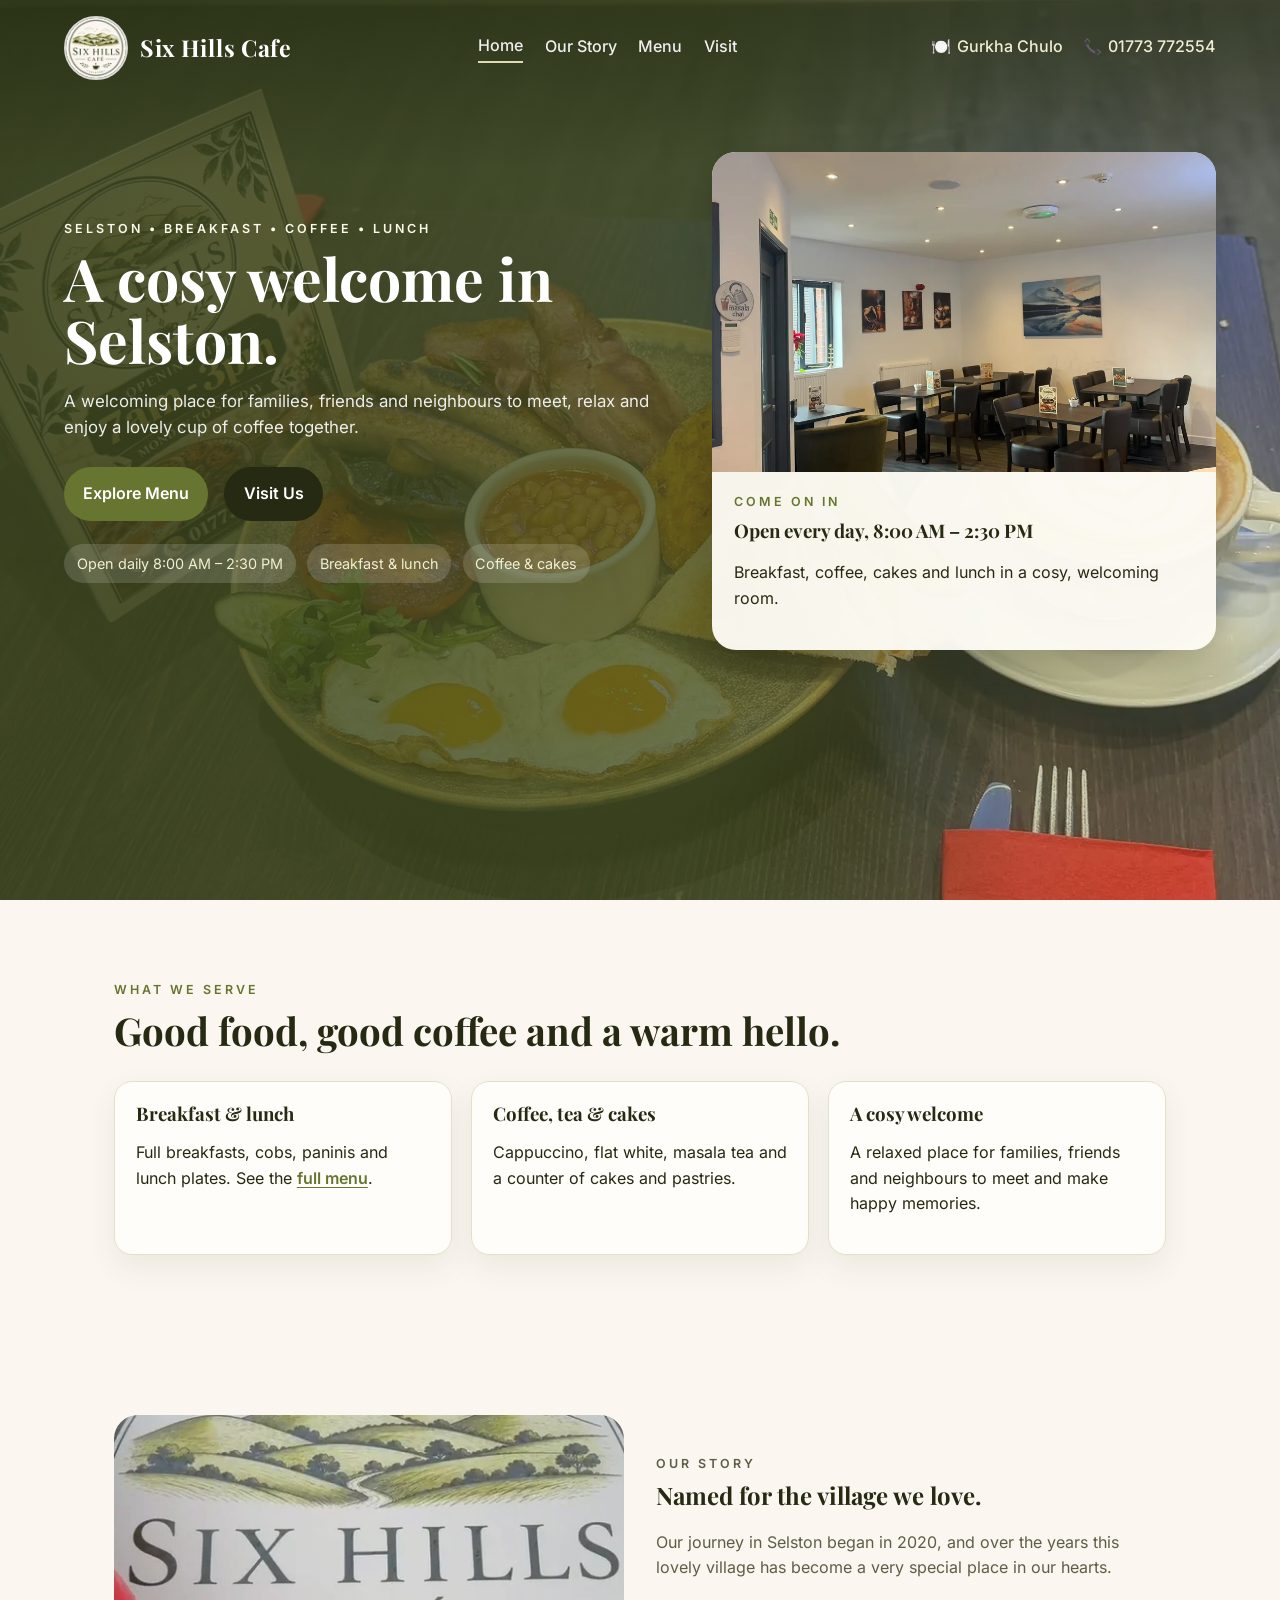
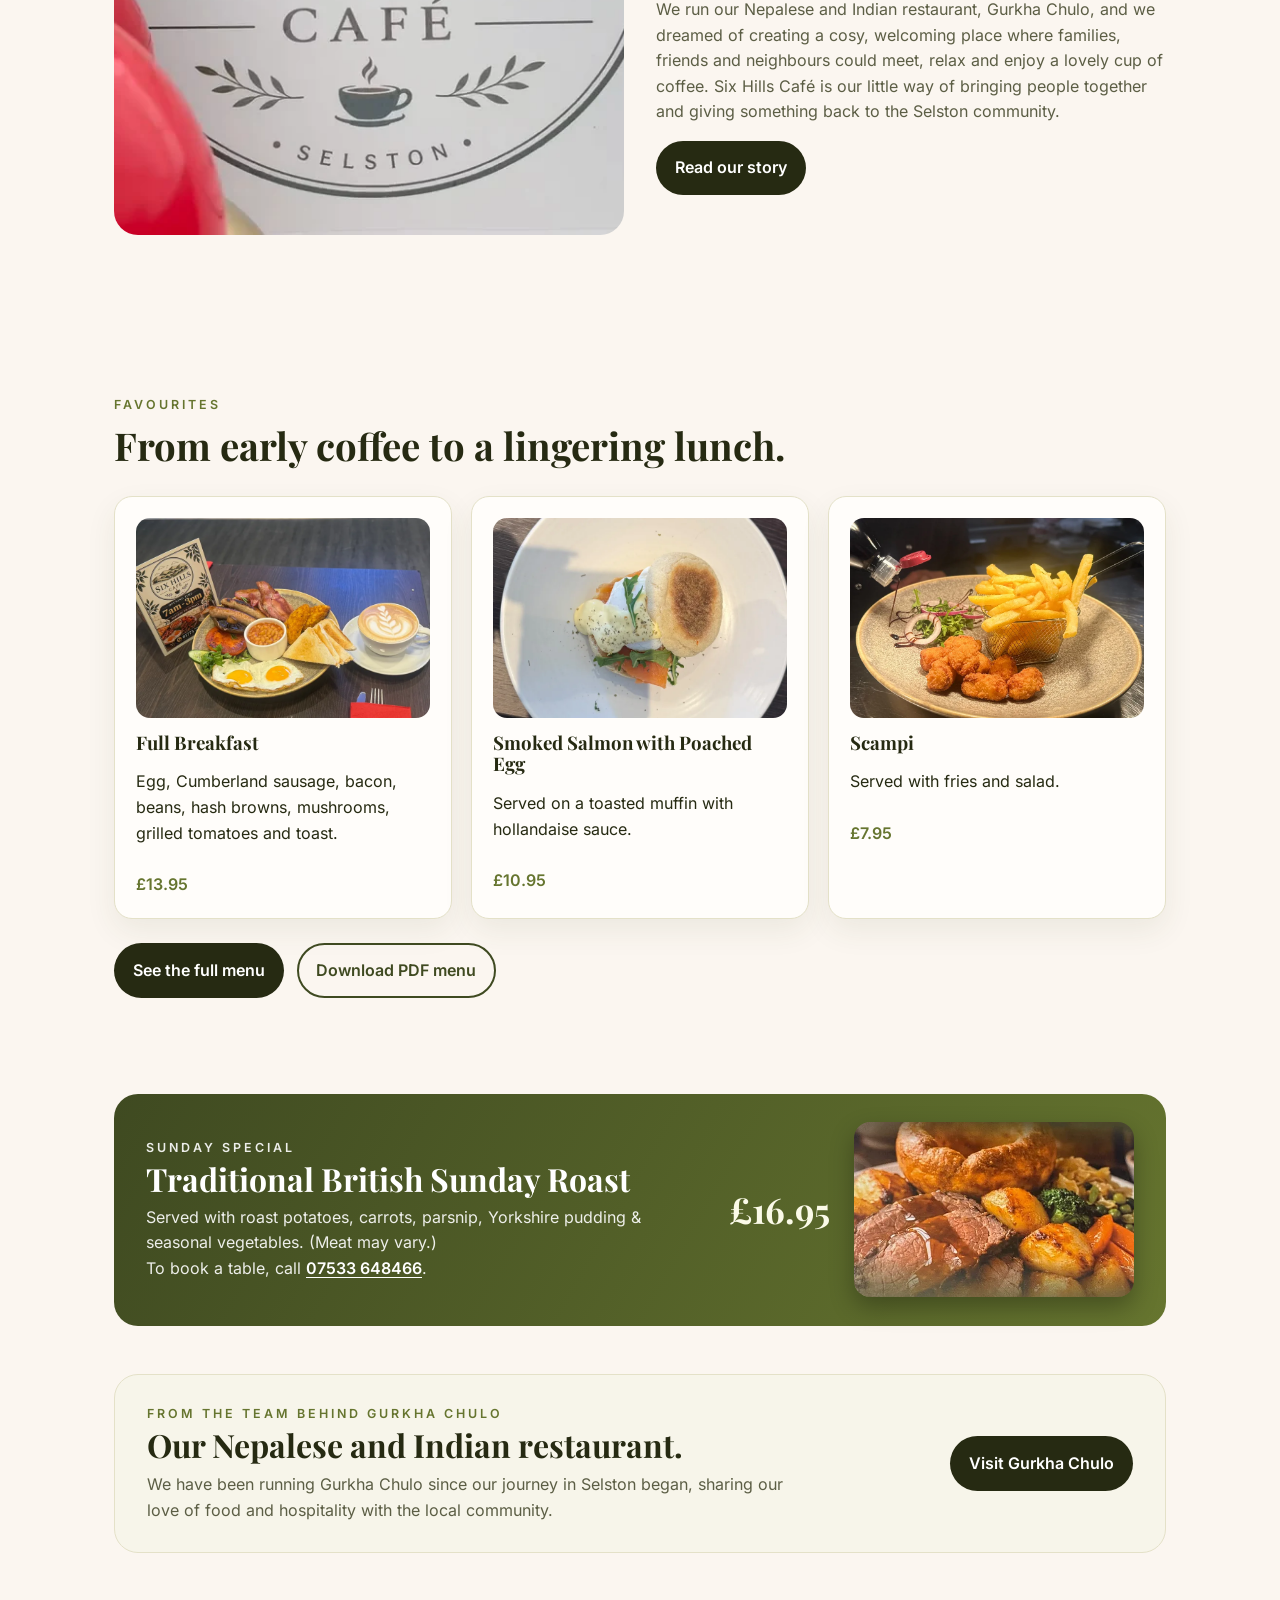
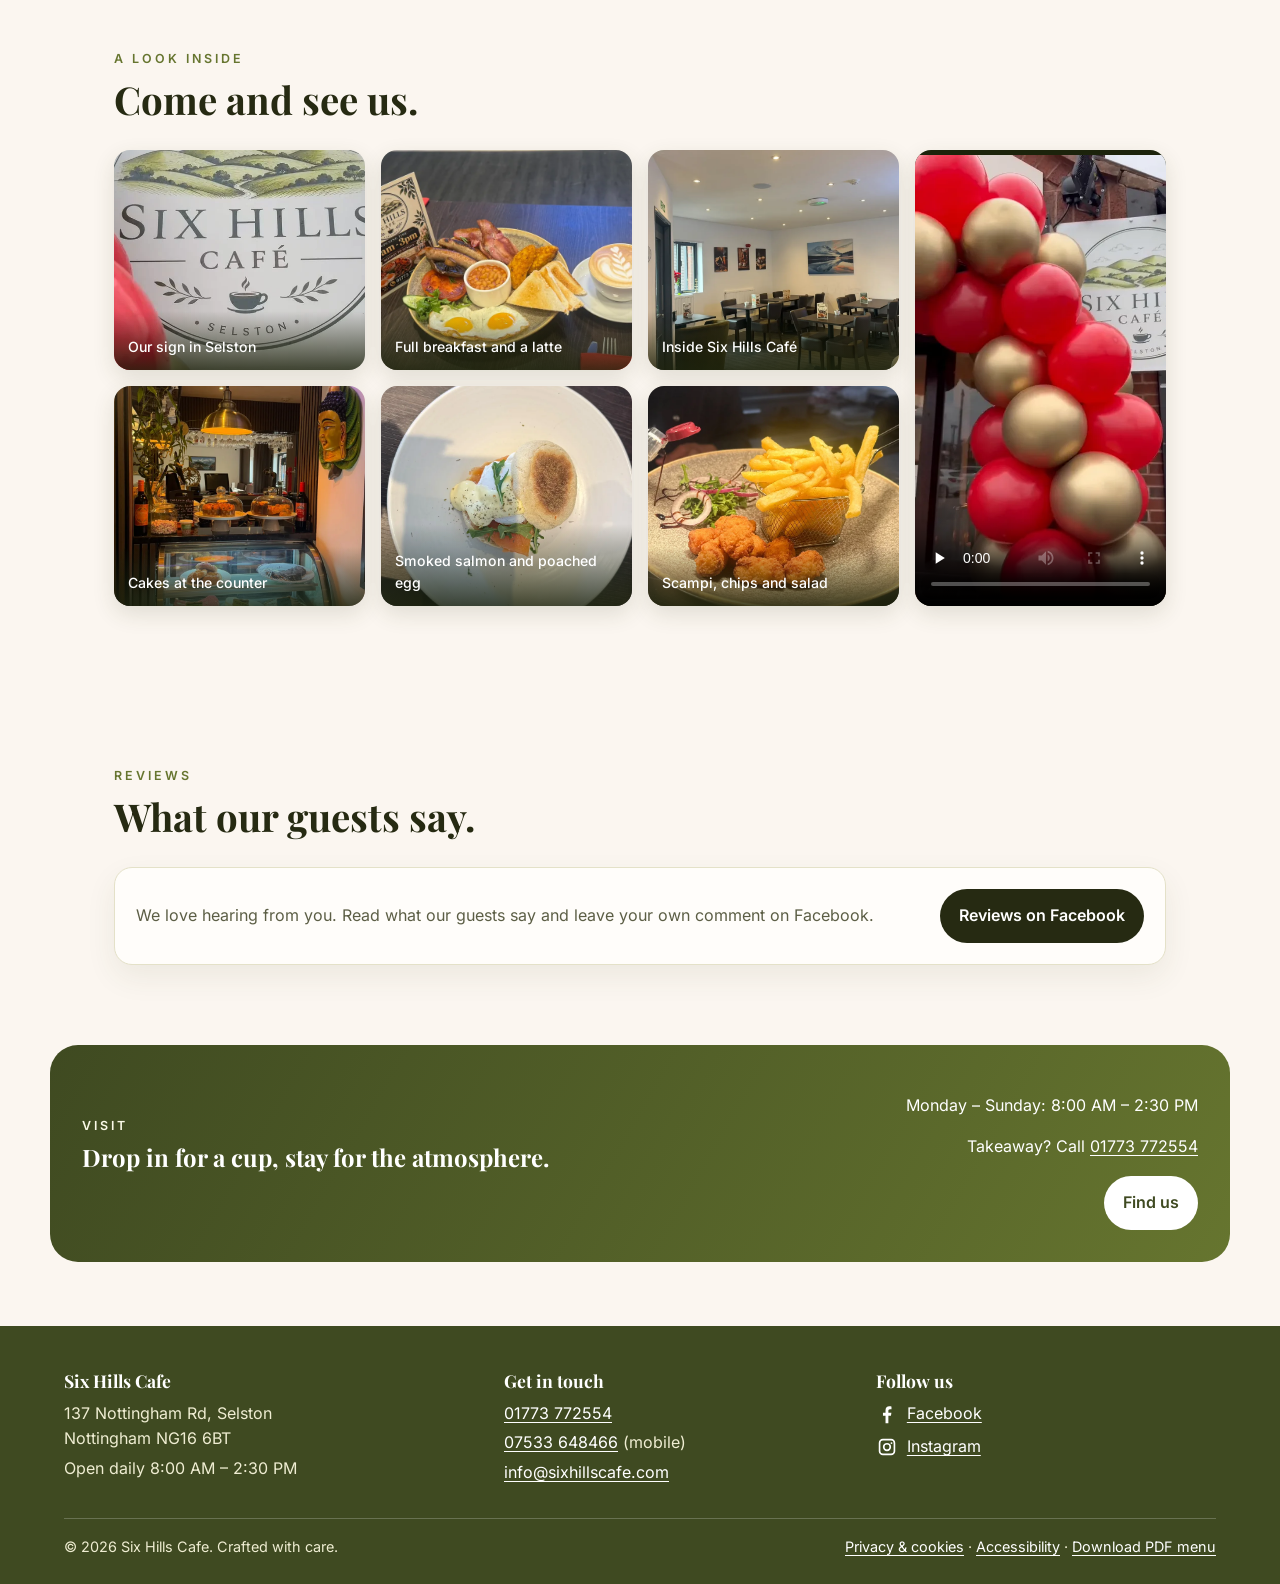
<file: index.html>
<!DOCTYPE html>
<html lang="en">
  <head>
    <meta charset="UTF-8" />
    <meta name="viewport" content="width=device-width, initial-scale=1.0" />
    <title>Six Hills Cafe | Breakfast, Coffee &amp; Sunday Roast in Selston</title>
    <meta name="description" content="Six Hills Cafe in Selston, Nottingham: full breakfasts, freshly made coffee, cobs, lunches, cakes and a traditional Sunday roast. Open daily 8am to 2:30pm." />
    <meta name="theme-color" content="#3f4a21" />
    <link rel="canonical" href="https://www.sixhillscafe.com/" />
    <meta property="og:type" content="website" />
    <meta property="og:site_name" content="Six Hills Cafe" />
    <meta property="og:locale" content="en_GB" />
    <meta property="og:title" content="Six Hills Cafe | Breakfast, Coffee &amp; Sunday Roast in Selston" />
    <meta property="og:description" content="Six Hills Cafe in Selston, Nottingham: full breakfasts, freshly made coffee, cobs, lunches, cakes and a traditional Sunday roast. Open daily 8am to 2:30pm." />
    <meta property="og:url" content="https://www.sixhillscafe.com/" />
    <meta property="og:image" content="https://www.sixhillscafe.com/og-image.jpg" />
    <meta property="og:image:width" content="1200" />
    <meta property="og:image:height" content="630" />
    <meta property="og:image:alt" content="Six Hills Cafe, Selston logo" />
    <meta name="twitter:card" content="summary_large_image" />
    <link rel="icon" href="favicon.ico" sizes="any" />
    <link rel="icon" type="image/png" sizes="192x192" href="icon-192.png" />
    <link rel="apple-touch-icon" href="apple-touch-icon.png" />
    <link rel="preload" href="fonts/inter-latin-400-normal.woff2" as="font" type="font/woff2" crossorigin />
    <link rel="preload" href="fonts/playfair-display-latin-700-normal.woff2" as="font" type="font/woff2" crossorigin />
    <link rel="manifest" href="manifest.webmanifest" />
    <link rel="stylesheet" href="styles.css" />
    <script src="script.js" defer></script>
    <script type="application/ld+json">
{
  "@context": "https://schema.org",
  "@type": "CafeOrCoffeeShop",
  "name": "Six Hills Cafe",
  "description": "Independent cafe in Selston serving breakfast, coffee, cobs, lunches, cakes and a traditional Sunday roast.",
  "url": "https://www.sixhillscafe.com/",
  "logo": "https://www.sixhillscafe.com/logo.jpeg",
  "image": "https://www.sixhillscafe.com/og-image.jpg",
  "telephone": "+441773772554",
  "email": "info@sixhillscafe.com",
  "priceRange": "££",
  "servesCuisine": [
    "British",
    "Breakfast",
    "Coffee"
  ],
  "hasMenu": "https://www.sixhillscafe.com/menu.html",
  "address": {
    "@type": "PostalAddress",
    "streetAddress": "137 Nottingham Rd",
    "addressLocality": "Selston",
    "addressRegion": "Nottinghamshire",
    "postalCode": "NG16 6BT",
    "addressCountry": "GB"
  },
  "openingHoursSpecification": [
    {
      "@type": "OpeningHoursSpecification",
      "dayOfWeek": [
        "Monday",
        "Tuesday",
        "Wednesday",
        "Thursday",
        "Friday",
        "Saturday",
        "Sunday"
      ],
      "opens": "08:00",
      "closes": "14:30"
    }
  ],
  "contactPoint": [
    {
      "@type": "ContactPoint",
      "telephone": "+447533648466",
      "contactType": "customer service"
    }
  ]
}
    </script>
  </head>
  <body>
    <a class="skip-link" href="#main">Skip to main content</a>
    <header class="hero">
      <nav class="navbar" aria-label="Main">
        <a href="index.html" class="brand">
          <img src="logo-64.webp" srcset="logo-64.webp 1x, logo-128.webp 2x" onerror="this.onerror=null;this.removeAttribute('srcset');this.src='logo.jpeg'" width="64" height="64" alt="Six Hills Cafe logo" class="brand-logo" />
          <span>Six Hills Cafe</span>
        </a>
        <button class="nav-toggle" type="button" aria-label="Toggle navigation" aria-expanded="false" aria-controls="site-nav">
          <span></span>
          <span></span>
          <span></span>
        </button>
        <div class="nav-links" id="site-nav">
          <div class="nav-main-links">
            <a href="index.html" class="active" aria-current="page">Home</a>
            <a href="about.html">Our Story</a>
            <a href="menu.html">Menu</a>
            <a href="visit.html">Visit</a>
          </div>
          <div class="nav-utility-links">
            <a href="https://gurkhachulo.com/" target="_blank" rel="noopener" class="gorkha-link">
              <span class="gorkha-icon" aria-hidden="true">🍽️</span>
              <span>Gurkha Chulo</span>
            </a>
            <a href="tel:+441773772554" class="phone-link">
              <span class="phone-icon" aria-hidden="true">📞</span>
              <span>01773 772554</span>
            </a>
          </div>
        </div>
      </nav>

      <div class="hero-grid">
        <div class="hero-copy">
          <p class="eyebrow">Selston • Breakfast • Coffee • Lunch</p>
          <h1>A cosy welcome in Selston.</h1>
          <p class="hero-text">
            A welcoming place for families, friends and neighbours to meet, relax and enjoy a lovely cup of coffee together.
          </p>
          <div class="hero-actions">
            <a class="btn btn-primary" href="menu.html">Explore Menu</a>
            <a class="btn btn-secondary" href="visit.html">Visit Us</a>
          </div>
          <div class="hero-badges">
            <span>Open daily 8:00 AM – 2:30 PM</span>
            <span>Breakfast &amp; lunch</span>
            <span>Coffee &amp; cakes</span>
          </div>
        </div>

        <div class="hero-card">
          <img src="images/photos/interior.webp" alt="Inside Six Hills Café, with tables set for guests" width="1000" height="750" decoding="async" />
          <div class="hero-card-content">
            <p class="eyebrow">Come on in</p>
            <h3>Open every day, 8:00 AM – 2:30 PM</h3>
            <p>Breakfast, coffee, cakes and lunch in a cosy, welcoming room.</p>
          </div>
        </div>
      </div>
    </header>


    <main id="main" tabindex="-1">
      <section class="section intro-section">
        <div class="section-heading">
          <p class="eyebrow">What we serve</p>
          <h2>Good food, good coffee and a warm hello.</h2>
        </div>
        <div class="card-grid three-up">
          <article class="info-card">
            <h3>Breakfast &amp; lunch</h3>
            <p>Full breakfasts, cobs, paninis and lunch plates. See the <a class="text-link" href="menu.html">full menu</a>.</p>
          </article>
          <article class="info-card">
            <h3>Coffee, tea &amp; cakes</h3>
            <p>Cappuccino, flat white, masala tea and a counter of cakes and pastries.</p>
          </article>
          <article class="info-card">
            <h3>A cosy welcome</h3>
            <p>A relaxed place for families, friends and neighbours to meet and make happy memories.</p>
          </article>
        </div>
      </section>

      <section class="section split-section">
        <div class="image-panel">
          <img class="pos-right" src="images/photos/exterior.webp" alt="The Six Hills Café sign outside the cafe in Selston" width="576" height="432" loading="lazy" decoding="async" />
        </div>
        <div class="text-panel">
          <p class="eyebrow">Our story</p>
          <h2>Named for the village we love.</h2>
          <p>
            Our journey in Selston began in 2020, and over the years this lovely village has become a very special place in our hearts.
          </p>
          <p>
            We run our Nepalese and Indian restaurant, Gurkha Chulo, and we dreamed of creating a cosy, welcoming place where families, friends and neighbours could meet, relax and enjoy a lovely cup of coffee. Six Hills Café is our little way of bringing people together and giving something back to the Selston community.
          </p>
          <a class="btn btn-dark" href="about.html">Read our story</a>
        </div>
      </section>

      <section class="section menu-preview">
        <div class="section-heading">
          <p class="eyebrow">Favourites</p>
          <h2>From early coffee to a lingering lunch.</h2>
        </div>
        <div class="card-grid three-up">
          <article class="menu-card">
            <img src="images/photos/breakfast.webp" alt="Full breakfast with eggs, bacon, sausage, beans, mushrooms and toast, with a latte" width="1000" height="562" loading="lazy" decoding="async" />
            <h3>Full Breakfast</h3>
            <p>Egg, Cumberland sausage, bacon, beans, hash browns, mushrooms, grilled tomatoes and toast.</p>
            <span>£13.95</span>
          </article>
          <article class="menu-card">
            <img src="images/photos/salmon.webp" alt="Smoked salmon and poached egg with hollandaise on a toasted muffin" width="800" height="833" loading="lazy" decoding="async" />
            <h3>Smoked Salmon with Poached Egg</h3>
            <p>Served on a toasted muffin with hollandaise sauce.</p>
            <span>£10.95</span>
          </article>
          <article class="menu-card">
            <img src="images/photos/scampi.webp" alt="Scampi with chips in a basket and a side salad" width="1000" height="623" loading="lazy" decoding="async" />
            <h3>Scampi</h3>
            <p>Served with fries and salad.</p>
            <span>£7.95</span>
          </article>
        </div>
        <div class="section-footer">
          <a class="btn btn-dark" href="menu.html">See the full menu</a>
          <a class="btn btn-outline" href="six-hills-cafe-menu.pdf" download>Download PDF menu</a>
        </div>
      </section>

      <section class="section roast-section">
        <div class="menu-feature">
          <div>
            <p class="eyebrow">Sunday special</p>
            <h2>Traditional British Sunday Roast</h2>
            <p>Served with roast potatoes, carrots, parsnip, Yorkshire pudding &amp; seasonal vegetables. (Meat may vary.)</p>
            <p class="roast-book"><!-- CONFIRM booking by phone with the owners -->To book a table, call <a href="tel:+447533648466">07533 648466</a>.</p>
          </div>
          <div class="feature-price">£16.95</div>
          <div class="menu-feature-media"><img src="images/menu-roast.webp" alt="Traditional British Sunday roast with roast potatoes, Yorkshire pudding and vegetables" width="760" height="343" loading="lazy" decoding="async" /></div>
        </div>
      </section>

      <section class="section gurkha-section">
        <div class="gurkha-card">
          <div>
            <p class="eyebrow">From the team behind Gurkha Chulo</p>
            <h2>Our Nepalese and Indian restaurant.</h2>
            <p>We have been running Gurkha Chulo since our journey in Selston began, sharing our love of food and hospitality with the local community.</p>
          </div>
          <a class="btn btn-dark" href="https://gurkhachulo.com/" target="_blank" rel="noopener">Visit Gurkha Chulo</a>
        </div>
      </section>

      <section class="section gallery-section" aria-labelledby="gallery-title">
        <div class="section-heading">
          <p class="eyebrow">A look inside</p>
          <h2 id="gallery-title">Come and see us.</h2>
        </div>
        <div class="gallery-grid">
          <figure class="gallery-item gallery-video">
            <video controls preload="none" playsinline poster="images/photos/video-poster.webp" width="480" height="853" aria-label="A short video tour of Six Hills Café: the sign, breakfast, coffee and cakes">
              <source src="video/inside-six-hills.mp4" type="video/mp4" />
              Your browser can’t play this video.
            </video>
            <figcaption>A short tour of the café</figcaption>
          </figure>
          <figure class="gallery-item">
            <img src="images/photos/exterior.webp" alt="The Six Hills Café sign outside the cafe in Selston" width="576" height="432" loading="lazy" decoding="async" />
            <figcaption>Our sign in Selston</figcaption>
          </figure>
          <figure class="gallery-item">
            <img src="images/photos/breakfast.webp" alt="Full breakfast with eggs, bacon, sausage, beans, mushrooms and toast, with a latte" width="1000" height="562" loading="lazy" decoding="async" />
            <figcaption>Full breakfast and a latte</figcaption>
          </figure>
          <figure class="gallery-item">
            <img src="images/photos/interior.webp" alt="Inside Six Hills Café, with tables set for guests" width="1000" height="750" loading="lazy" decoding="async" />
            <figcaption>Inside Six Hills Café</figcaption>
          </figure>
          <figure class="gallery-item">
            <img src="images/photos/counter.webp" alt="The cake counter with cakes under glass domes and in the display fridge" width="800" height="1067" loading="lazy" decoding="async" />
            <figcaption>Cakes at the counter</figcaption>
          </figure>
          <figure class="gallery-item">
            <img src="images/photos/salmon.webp" alt="Smoked salmon and poached egg with hollandaise on a toasted muffin" width="800" height="833" loading="lazy" decoding="async" />
            <figcaption>Smoked salmon and poached egg</figcaption>
          </figure>
          <figure class="gallery-item">
            <img src="images/photos/scampi.webp" alt="Scampi with chips in a basket and a side salad" width="1000" height="623" loading="lazy" decoding="async" />
            <figcaption>Scampi, chips and salad</figcaption>
          </figure>
        </div>
      </section>

      <section class="section reviews">
        <div class="section-heading">
          <p class="eyebrow">Reviews</p>
          <h2>What our guests say.</h2>
        </div>
        <div class="page-card review-cta">
          <p>We love hearing from you. Read what our guests say and leave your own comment on Facebook.</p>
          <a class="btn btn-dark" href="https://www.facebook.com/people/Six-Hills-Cafe/61596701333532/" target="_blank" rel="noopener noreferrer">Reviews on Facebook</a>
        </div>
      </section>

      <section class="visit-banner">
        <div>
          <p class="eyebrow">Visit</p>
          <h2>Drop in for a cup, stay for the atmosphere.</h2>
        </div>
        <div class="visit-details">
          <p>Monday – Sunday: 8:00 AM – 2:30 PM</p>
          <p>Takeaway? Call <a href="tel:+441773772554">01773 772554</a></p>
          <a class="btn btn-light" href="visit.html">Find us</a>
        </div>
      </section>
    </main>

    <footer class="site-footer">
      <div class="footer-inner">
        <div>
          <h2>Six Hills Cafe</h2>
          <p>137 Nottingham Rd, Selston<br />Nottingham NG16 6BT</p>
          <p>Open daily 8:00 AM – 2:30 PM</p>
        </div>
        <div>
          <h2>Get in touch</h2>
          <p><a href="tel:+441773772554">01773 772554</a></p>
          <p><a href="tel:+447533648466">07533 648466</a> (mobile)</p>
          <p><a href="mailto:info@sixhillscafe.com">info@sixhillscafe.com</a></p>
        </div>
        <div>
          <h2>Follow us</h2>
          <div class="social-links">
          <!-- Facebook is live; Instagram link is still a demo placeholder -->
          <a href="https://www.facebook.com/people/Six-Hills-Cafe/61596701333532/" target="_blank" rel="noopener noreferrer"><svg viewBox="0 0 24 24" aria-hidden="true" focusable="false"><path d="M13.5 22v-8.2h2.8l.5-3.3h-3.3V8.4c0-.9.4-1.7 1.8-1.7h1.6V3.8c-.3 0-1.3-.2-2.4-.2-2.5 0-4.1 1.5-4.1 4.2v2.7H7.6v3.3h2.8V22h3.1z"/></svg><span>Facebook</span></a>
          <a href="https://www.instagram.com/" target="_blank" rel="noopener noreferrer"><svg viewBox="0 0 24 24" aria-hidden="true" focusable="false"><path d="M7.5 3h9A4.5 4.5 0 0 1 21 7.5v9a4.5 4.5 0 0 1-4.5 4.5h-9A4.5 4.5 0 0 1 3 16.5v-9A4.5 4.5 0 0 1 7.5 3zm0 1.8A2.7 2.7 0 0 0 4.8 7.5v9a2.7 2.7 0 0 0 2.7 2.7h9a2.7 2.7 0 0 0 2.7-2.7v-9a2.7 2.7 0 0 0-2.7-2.7h-9zM12 7.5a4.5 4.5 0 1 1 0 9 4.5 4.5 0 0 1 0-9zm0 1.8a2.7 2.7 0 1 0 0 5.4 2.7 2.7 0 0 0 0-5.4zm4.9-2.6a1.05 1.05 0 1 1 0 2.1 1.05 1.05 0 0 1 0-2.1z"/></svg><span>Instagram</span></a>
        </div>
        </div>
      </div>
      <div class="footer-legal">
        <span>© <span id="year"></span> Six Hills Cafe. Crafted with care.</span>
        <span><a href="privacy.html">Privacy &amp; cookies</a> · <a href="accessibility.html">Accessibility</a> · <a href="six-hills-cafe-menu.pdf" download>Download PDF menu</a></span>
      </div>
    </footer>
  </body>
</html>
</file>
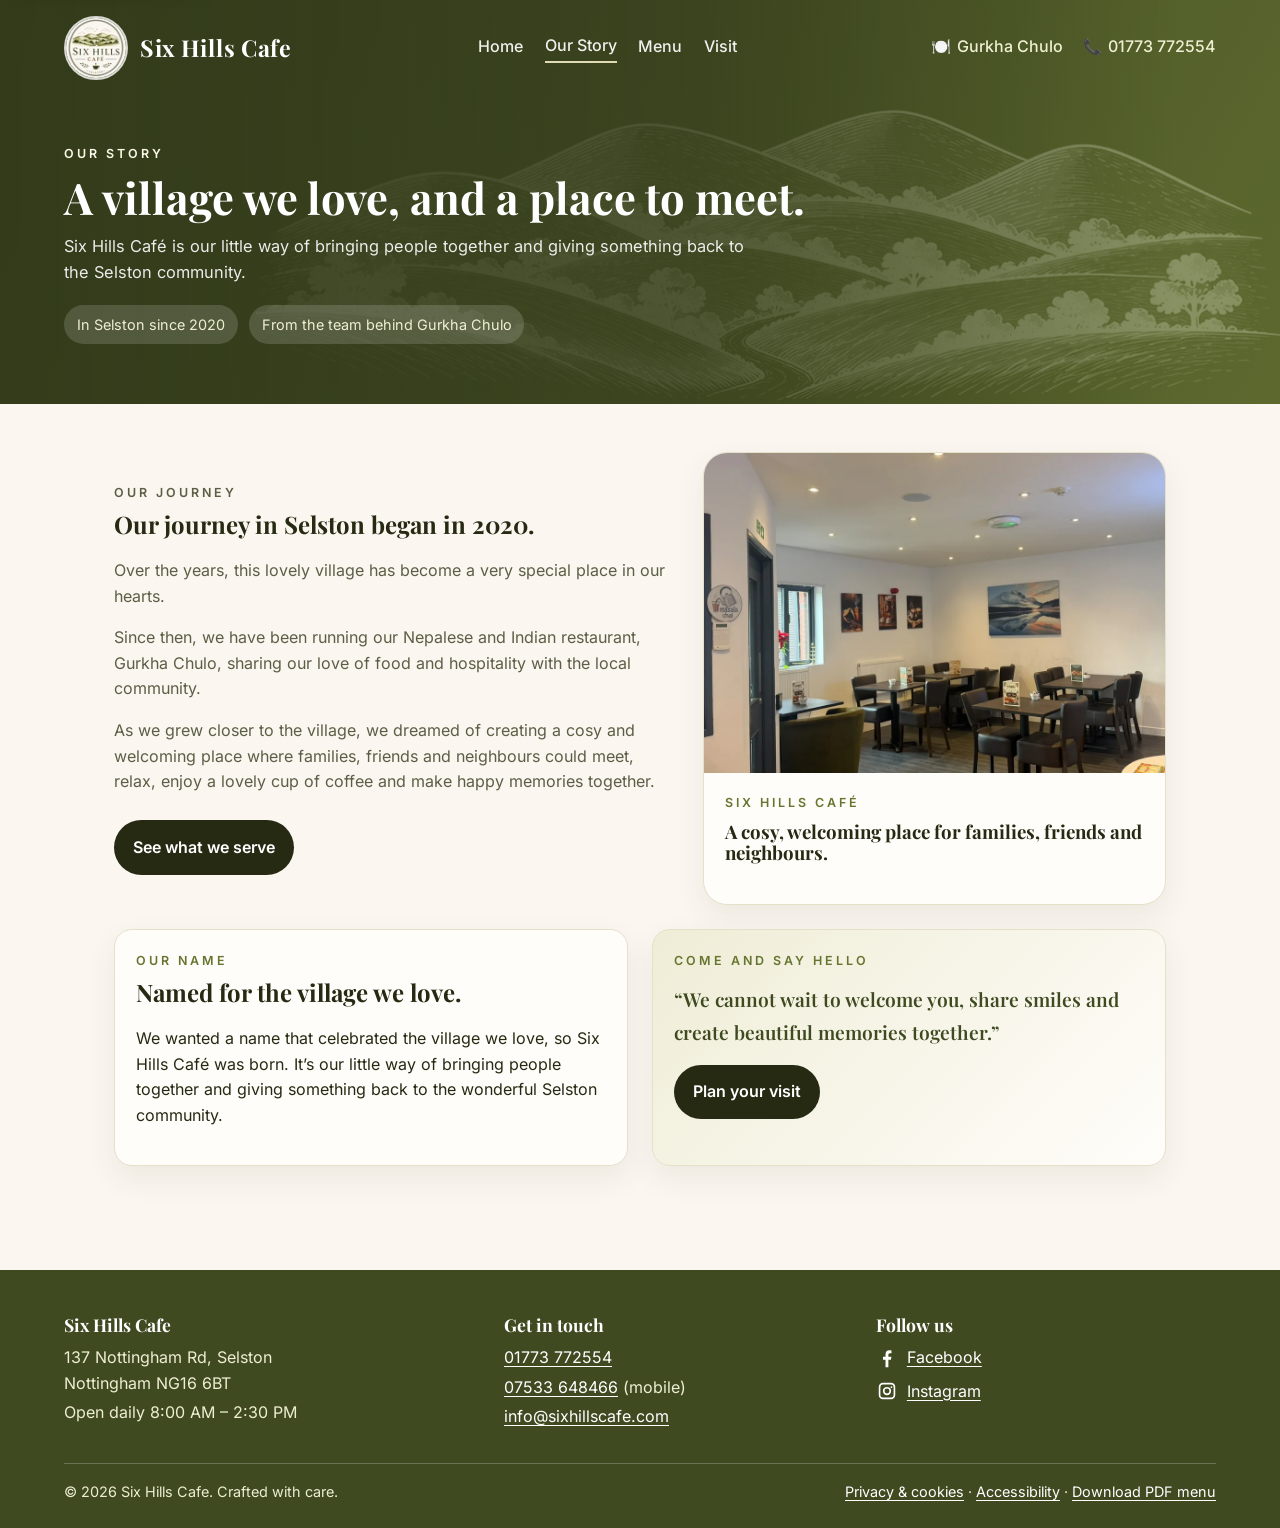
<file: about.html>
<!DOCTYPE html>
<html lang="en">
  <head>
    <meta charset="UTF-8" />
    <meta name="viewport" content="width=device-width, initial-scale=1.0" />
    <title>Our Story | Six Hills Cafe, Selston</title>
    <meta name="description" content="Six Hills Café was born from our love of Selston. Meet the team behind Gurkha Chulo and find out why we opened a cosy cafe for families, friends and neighbours." />
    <meta name="theme-color" content="#3f4a21" />
    <link rel="canonical" href="https://www.sixhillscafe.com/about.html" />
    <meta property="og:type" content="website" />
    <meta property="og:site_name" content="Six Hills Cafe" />
    <meta property="og:locale" content="en_GB" />
    <meta property="og:title" content="Our Story | Six Hills Cafe, Selston" />
    <meta property="og:description" content="Six Hills Café was born from our love of Selston. Meet the team behind Gurkha Chulo and find out why we opened a cosy cafe for families, friends and neighbours." />
    <meta property="og:url" content="https://www.sixhillscafe.com/about.html" />
    <meta property="og:image" content="https://www.sixhillscafe.com/og-image.jpg" />
    <meta property="og:image:width" content="1200" />
    <meta property="og:image:height" content="630" />
    <meta property="og:image:alt" content="Six Hills Cafe, Selston logo" />
    <meta name="twitter:card" content="summary_large_image" />
    <link rel="icon" href="favicon.ico" sizes="any" />
    <link rel="icon" type="image/png" sizes="192x192" href="icon-192.png" />
    <link rel="apple-touch-icon" href="apple-touch-icon.png" />
    <link rel="preload" href="fonts/inter-latin-400-normal.woff2" as="font" type="font/woff2" crossorigin />
    <link rel="preload" href="fonts/playfair-display-latin-700-normal.woff2" as="font" type="font/woff2" crossorigin />
    <link rel="manifest" href="manifest.webmanifest" />
    <link rel="stylesheet" href="styles.css" />
    <script src="script.js" defer></script>
  </head>
  <body>
    <a class="skip-link" href="#main">Skip to main content</a>
    <header class="page-hero about-hero">
      <nav class="navbar" aria-label="Main">
        <a href="index.html" class="brand">
          <img src="logo-64.webp" srcset="logo-64.webp 1x, logo-128.webp 2x" onerror="this.onerror=null;this.removeAttribute('srcset');this.src='logo.jpeg'" width="64" height="64" alt="Six Hills Cafe logo" class="brand-logo" />
          <span>Six Hills Cafe</span>
        </a>
        <button class="nav-toggle" type="button" aria-label="Toggle navigation" aria-expanded="false" aria-controls="site-nav">
          <span></span>
          <span></span>
          <span></span>
        </button>
        <div class="nav-links" id="site-nav">
          <div class="nav-main-links">
            <a href="index.html">Home</a>
            <a href="about.html" class="active" aria-current="page">Our Story</a>
            <a href="menu.html">Menu</a>
            <a href="visit.html">Visit</a>
          </div>
          <div class="nav-utility-links">
            <a href="https://gurkhachulo.com/" target="_blank" rel="noopener" class="gorkha-link">
              <span class="gorkha-icon" aria-hidden="true">🍽️</span>
              <span>Gurkha Chulo</span>
            </a>
            <a href="tel:+441773772554" class="phone-link">
              <span class="phone-icon" aria-hidden="true">📞</span>
              <span>01773 772554</span>
            </a>
          </div>
        </div>
      </nav>

      <div class="page-hero-inner about-hero-inner">
        <p class="eyebrow">Our story</p>
        <h1>A village we love, and a place to meet.</h1>
        <p class="page-hero-text">
          Six Hills Café is our little way of bringing people together and giving something back to the Selston community.
        </p>
        <div class="hero-badges">
          <span>In Selston since 2020</span>
          <span>From the team behind Gurkha Chulo</span>
        </div>
      </div>
    </header>

    <main class="page-content" id="main" tabindex="-1">
      <section class="about-showcase">
        <div class="about-showcase-copy">
          <p class="eyebrow">Our journey</p>
          <h2>Our journey in Selston began in 2020.</h2>
          <p>
            Over the years, this lovely village has become a very special place in our hearts.
          </p>
          <p>
            Since then, we have been running our Nepalese and Indian restaurant, Gurkha Chulo, sharing our love of food and hospitality with the local community.
          </p>
          <p>
            As we grew closer to the village, we dreamed of creating a cosy and welcoming place where families, friends and neighbours could meet, relax, enjoy a lovely cup of coffee and make happy memories together.
          </p>
          <a class="btn btn-dark" href="menu.html">See what we serve</a>
        </div>

        <div class="about-showcase-card">
          <img src="images/photos/interior.webp" alt="Inside Six Hills Café, with tables set for guests" width="1000" height="750" loading="lazy" decoding="async" />
          <div class="about-showcase-card-content">
            <p class="eyebrow">Six Hills Café</p>
            <h3>A cosy, welcoming place for families, friends and neighbours.</h3>
          </div>
        </div>
      </section>

      <section class="about-grid">
        <article class="page-card">
          <p class="eyebrow">Our name</p>
          <h2>Named for the village we love.</h2>
          <p>
            We wanted a name that celebrated the village we love, so Six Hills Café was born. It’s our little way of bringing people together and giving something back to the wonderful Selston community.
          </p>
        </article>

        <article class="page-card about-quote">
          <p class="eyebrow">Come and say hello</p>
          <blockquote>
            “We cannot wait to welcome you, share smiles and create beautiful memories together.”
          </blockquote>
          <p><a class="btn btn-dark" href="visit.html">Plan your visit</a></p>
        </article>
      </section>
    </main>

    <footer class="site-footer">
      <div class="footer-inner">
        <div>
          <h2>Six Hills Cafe</h2>
          <p>137 Nottingham Rd, Selston<br />Nottingham NG16 6BT</p>
          <p>Open daily 8:00 AM – 2:30 PM</p>
        </div>
        <div>
          <h2>Get in touch</h2>
          <p><a href="tel:+441773772554">01773 772554</a></p>
          <p><a href="tel:+447533648466">07533 648466</a> (mobile)</p>
          <p><a href="mailto:info@sixhillscafe.com">info@sixhillscafe.com</a></p>
        </div>
        <div>
          <h2>Follow us</h2>
          <div class="social-links">
          <!-- Facebook is live; Instagram link is still a demo placeholder -->
          <a href="https://www.facebook.com/people/Six-Hills-Cafe/61596701333532/" target="_blank" rel="noopener noreferrer"><svg viewBox="0 0 24 24" aria-hidden="true" focusable="false"><path d="M13.5 22v-8.2h2.8l.5-3.3h-3.3V8.4c0-.9.4-1.7 1.8-1.7h1.6V3.8c-.3 0-1.3-.2-2.4-.2-2.5 0-4.1 1.5-4.1 4.2v2.7H7.6v3.3h2.8V22h3.1z"/></svg><span>Facebook</span></a>
          <a href="https://www.instagram.com/" target="_blank" rel="noopener noreferrer"><svg viewBox="0 0 24 24" aria-hidden="true" focusable="false"><path d="M7.5 3h9A4.5 4.5 0 0 1 21 7.5v9a4.5 4.5 0 0 1-4.5 4.5h-9A4.5 4.5 0 0 1 3 16.5v-9A4.5 4.5 0 0 1 7.5 3zm0 1.8A2.7 2.7 0 0 0 4.8 7.5v9a2.7 2.7 0 0 0 2.7 2.7h9a2.7 2.7 0 0 0 2.7-2.7v-9a2.7 2.7 0 0 0-2.7-2.7h-9zM12 7.5a4.5 4.5 0 1 1 0 9 4.5 4.5 0 0 1 0-9zm0 1.8a2.7 2.7 0 1 0 0 5.4 2.7 2.7 0 0 0 0-5.4zm4.9-2.6a1.05 1.05 0 1 1 0 2.1 1.05 1.05 0 0 1 0-2.1z"/></svg><span>Instagram</span></a>
        </div>
        </div>
      </div>
      <div class="footer-legal">
        <span>© <span id="year"></span> Six Hills Cafe. Crafted with care.</span>
        <span><a href="privacy.html">Privacy &amp; cookies</a> · <a href="accessibility.html">Accessibility</a> · <a href="six-hills-cafe-menu.pdf" download>Download PDF menu</a></span>
      </div>
    </footer>
  </body>
</html>
</file>
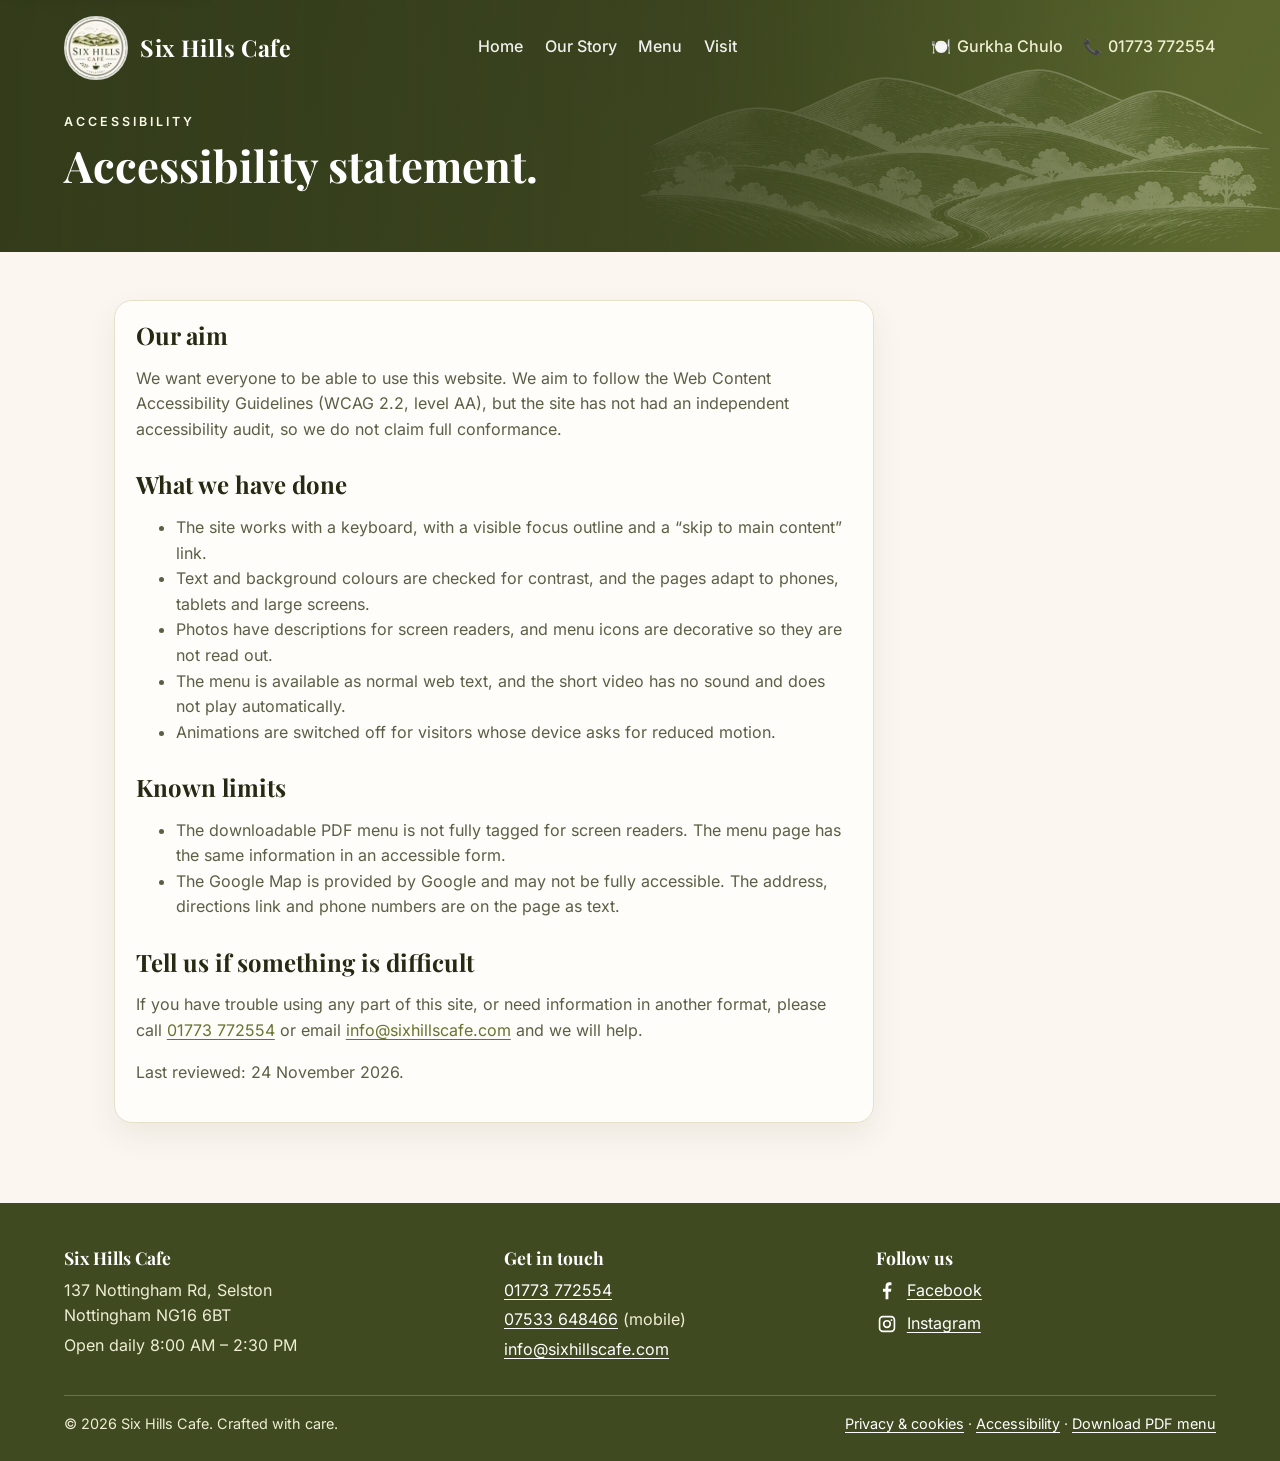
<file: accessibility.html>
<!DOCTYPE html>
<html lang="en">
  <head>
    <meta charset="UTF-8" />
    <meta name="viewport" content="width=device-width, initial-scale=1.0" />
    <title>Accessibility | Six Hills Cafe</title>
    <meta name="description" content="How we try to make the Six Hills Cafe website easy to use for everyone, and how to tell us if something is difficult." />
    <meta name="theme-color" content="#3f4a21" />
    <link rel="canonical" href="https://www.sixhillscafe.com/accessibility.html" />
    <meta property="og:type" content="website" />
    <meta property="og:site_name" content="Six Hills Cafe" />
    <meta property="og:locale" content="en_GB" />
    <meta property="og:title" content="Accessibility | Six Hills Cafe" />
    <meta property="og:description" content="How we try to make the Six Hills Cafe website easy to use for everyone, and how to tell us if something is difficult." />
    <meta property="og:url" content="https://www.sixhillscafe.com/accessibility.html" />
    <meta property="og:image" content="https://www.sixhillscafe.com/og-image.jpg" />
    <meta property="og:image:width" content="1200" />
    <meta property="og:image:height" content="630" />
    <meta property="og:image:alt" content="Six Hills Cafe, Selston logo" />
    <meta name="twitter:card" content="summary_large_image" />
    <link rel="icon" href="favicon.ico" sizes="any" />
    <link rel="icon" type="image/png" sizes="192x192" href="icon-192.png" />
    <link rel="apple-touch-icon" href="apple-touch-icon.png" />
    <link rel="preload" href="fonts/inter-latin-400-normal.woff2" as="font" type="font/woff2" crossorigin />
    <link rel="preload" href="fonts/playfair-display-latin-700-normal.woff2" as="font" type="font/woff2" crossorigin />
    <link rel="manifest" href="manifest.webmanifest" />
    <link rel="stylesheet" href="styles.css" />
    <script src="script.js" defer></script>
  </head>
  <body>
    <a class="skip-link" href="#main">Skip to main content</a>
    <header class="page-hero">
      <nav class="navbar" aria-label="Main">
        <a href="index.html" class="brand">
          <img src="logo-64.webp" srcset="logo-64.webp 1x, logo-128.webp 2x" onerror="this.onerror=null;this.removeAttribute('srcset');this.src='logo.jpeg'" width="64" height="64" alt="Six Hills Cafe logo" class="brand-logo" />
          <span>Six Hills Cafe</span>
        </a>
        <button class="nav-toggle" type="button" aria-label="Toggle navigation" aria-expanded="false" aria-controls="site-nav">
          <span></span>
          <span></span>
          <span></span>
        </button>
        <div class="nav-links" id="site-nav">
          <div class="nav-main-links">
            <a href="index.html">Home</a>
            <a href="about.html">Our Story</a>
            <a href="menu.html">Menu</a>
            <a href="visit.html">Visit</a>
          </div>
          <div class="nav-utility-links">
            <a href="https://gurkhachulo.com/" target="_blank" rel="noopener" class="gorkha-link">
              <span class="gorkha-icon" aria-hidden="true">🍽️</span>
              <span>Gurkha Chulo</span>
            </a>
            <a href="tel:+441773772554" class="phone-link">
              <span class="phone-icon" aria-hidden="true">📞</span>
              <span>01773 772554</span>
            </a>
          </div>
        </div>
      </nav>

      <div class="page-hero-inner">
        <p class="eyebrow">Accessibility</p>
        <h1>Accessibility statement.</h1>
      </div>
    </header>

    <main class="page-content" id="main" tabindex="-1">
      <article class="page-card prose">
        <!-- DRAFT: owners to review. We claim no formal conformance because there has been no independent audit. -->
        <h2>Our aim</h2>
        <p>We want everyone to be able to use this website. We aim to follow the Web Content Accessibility Guidelines (WCAG 2.2, level AA), but the site has not had an independent accessibility audit, so we do not claim full conformance.</p>
        <h2>What we have done</h2>
        <ul>
          <li>The site works with a keyboard, with a visible focus outline and a “skip to main content” link.</li>
          <li>Text and background colours are checked for contrast, and the pages adapt to phones, tablets and large screens.</li>
          <li>Photos have descriptions for screen readers, and menu icons are decorative so they are not read out.</li>
          <li>The menu is available as normal web text, and the short video has no sound and does not play automatically.</li>
          <li>Animations are switched off for visitors whose device asks for reduced motion.</li>
        </ul>
        <h2>Known limits</h2>
        <ul>
          <li>The downloadable PDF menu is not fully tagged for screen readers. The menu page has the same information in an accessible form.</li>
          <li>The Google Map is provided by Google and may not be fully accessible. The address, directions link and phone numbers are on the page as text.</li>
        </ul>
        <h2>Tell us if something is difficult</h2>
        <p>If you have trouble using any part of this site, or need information in another format, please call <a href="tel:+441773772554">01773 772554</a> or email <a href="mailto:info@sixhillscafe.com">info@sixhillscafe.com</a> and we will help.</p>
        <p>Last reviewed: 24 November 2026.</p>
      </article>
    </main>

    <footer class="site-footer">
      <div class="footer-inner">
        <div>
          <h2>Six Hills Cafe</h2>
          <p>137 Nottingham Rd, Selston<br />Nottingham NG16 6BT</p>
          <p>Open daily 8:00 AM – 2:30 PM</p>
        </div>
        <div>
          <h2>Get in touch</h2>
          <p><a href="tel:+441773772554">01773 772554</a></p>
          <p><a href="tel:+447533648466">07533 648466</a> (mobile)</p>
          <p><a href="mailto:info@sixhillscafe.com">info@sixhillscafe.com</a></p>
        </div>
        <div>
          <h2>Follow us</h2>
          <div class="social-links">
          <!-- Facebook is live; Instagram link is still a demo placeholder -->
          <a href="https://www.facebook.com/people/Six-Hills-Cafe/61596701333532/" target="_blank" rel="noopener noreferrer"><svg viewBox="0 0 24 24" aria-hidden="true" focusable="false"><path d="M13.5 22v-8.2h2.8l.5-3.3h-3.3V8.4c0-.9.4-1.7 1.8-1.7h1.6V3.8c-.3 0-1.3-.2-2.4-.2-2.5 0-4.1 1.5-4.1 4.2v2.7H7.6v3.3h2.8V22h3.1z"/></svg><span>Facebook</span></a>
          <a href="https://www.instagram.com/" target="_blank" rel="noopener noreferrer"><svg viewBox="0 0 24 24" aria-hidden="true" focusable="false"><path d="M7.5 3h9A4.5 4.5 0 0 1 21 7.5v9a4.5 4.5 0 0 1-4.5 4.5h-9A4.5 4.5 0 0 1 3 16.5v-9A4.5 4.5 0 0 1 7.5 3zm0 1.8A2.7 2.7 0 0 0 4.8 7.5v9a2.7 2.7 0 0 0 2.7 2.7h9a2.7 2.7 0 0 0 2.7-2.7v-9a2.7 2.7 0 0 0-2.7-2.7h-9zM12 7.5a4.5 4.5 0 1 1 0 9 4.5 4.5 0 0 1 0-9zm0 1.8a2.7 2.7 0 1 0 0 5.4 2.7 2.7 0 0 0 0-5.4zm4.9-2.6a1.05 1.05 0 1 1 0 2.1 1.05 1.05 0 0 1 0-2.1z"/></svg><span>Instagram</span></a>
        </div>
        </div>
      </div>
      <div class="footer-legal">
        <span>© <span id="year"></span> Six Hills Cafe. Crafted with care.</span>
        <span><a href="privacy.html">Privacy &amp; cookies</a> · <a href="accessibility.html">Accessibility</a> · <a href="six-hills-cafe-menu.pdf" download>Download PDF menu</a></span>
      </div>
    </footer>
  </body>
</html>
</file>
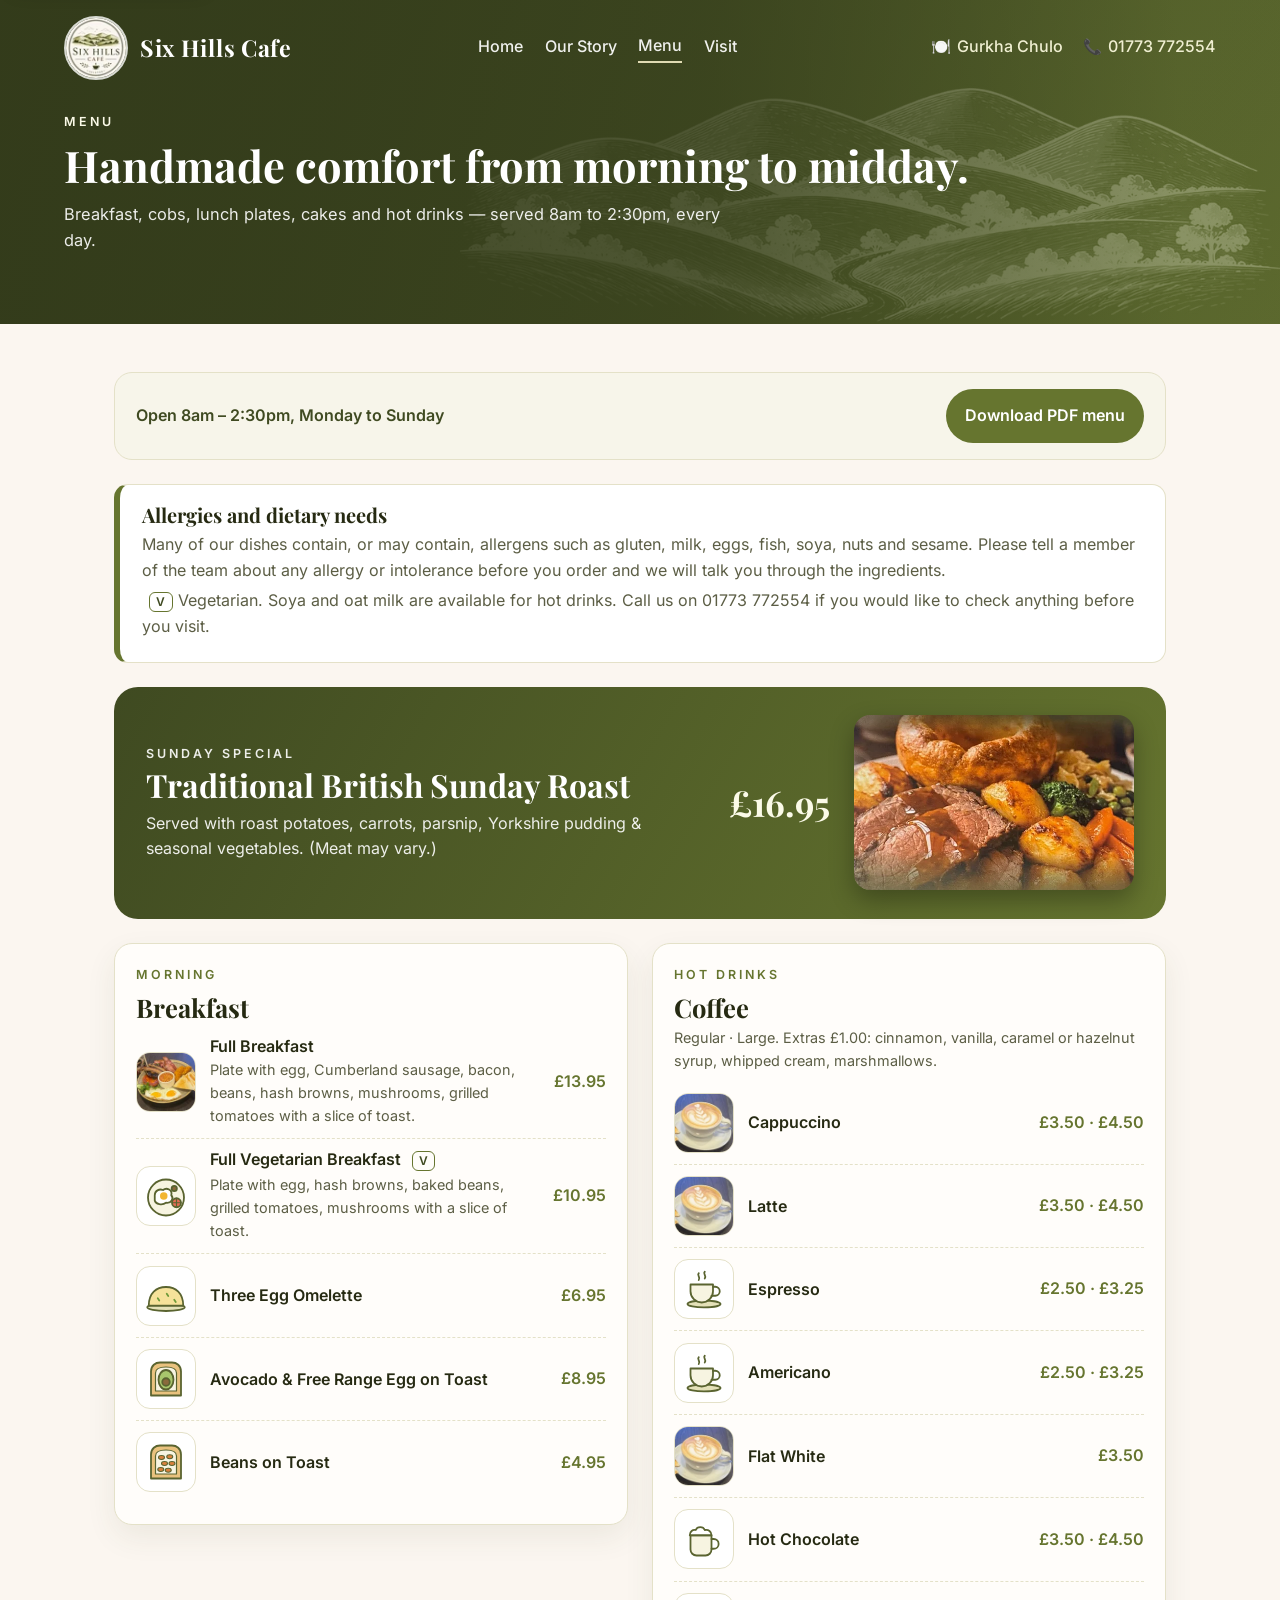
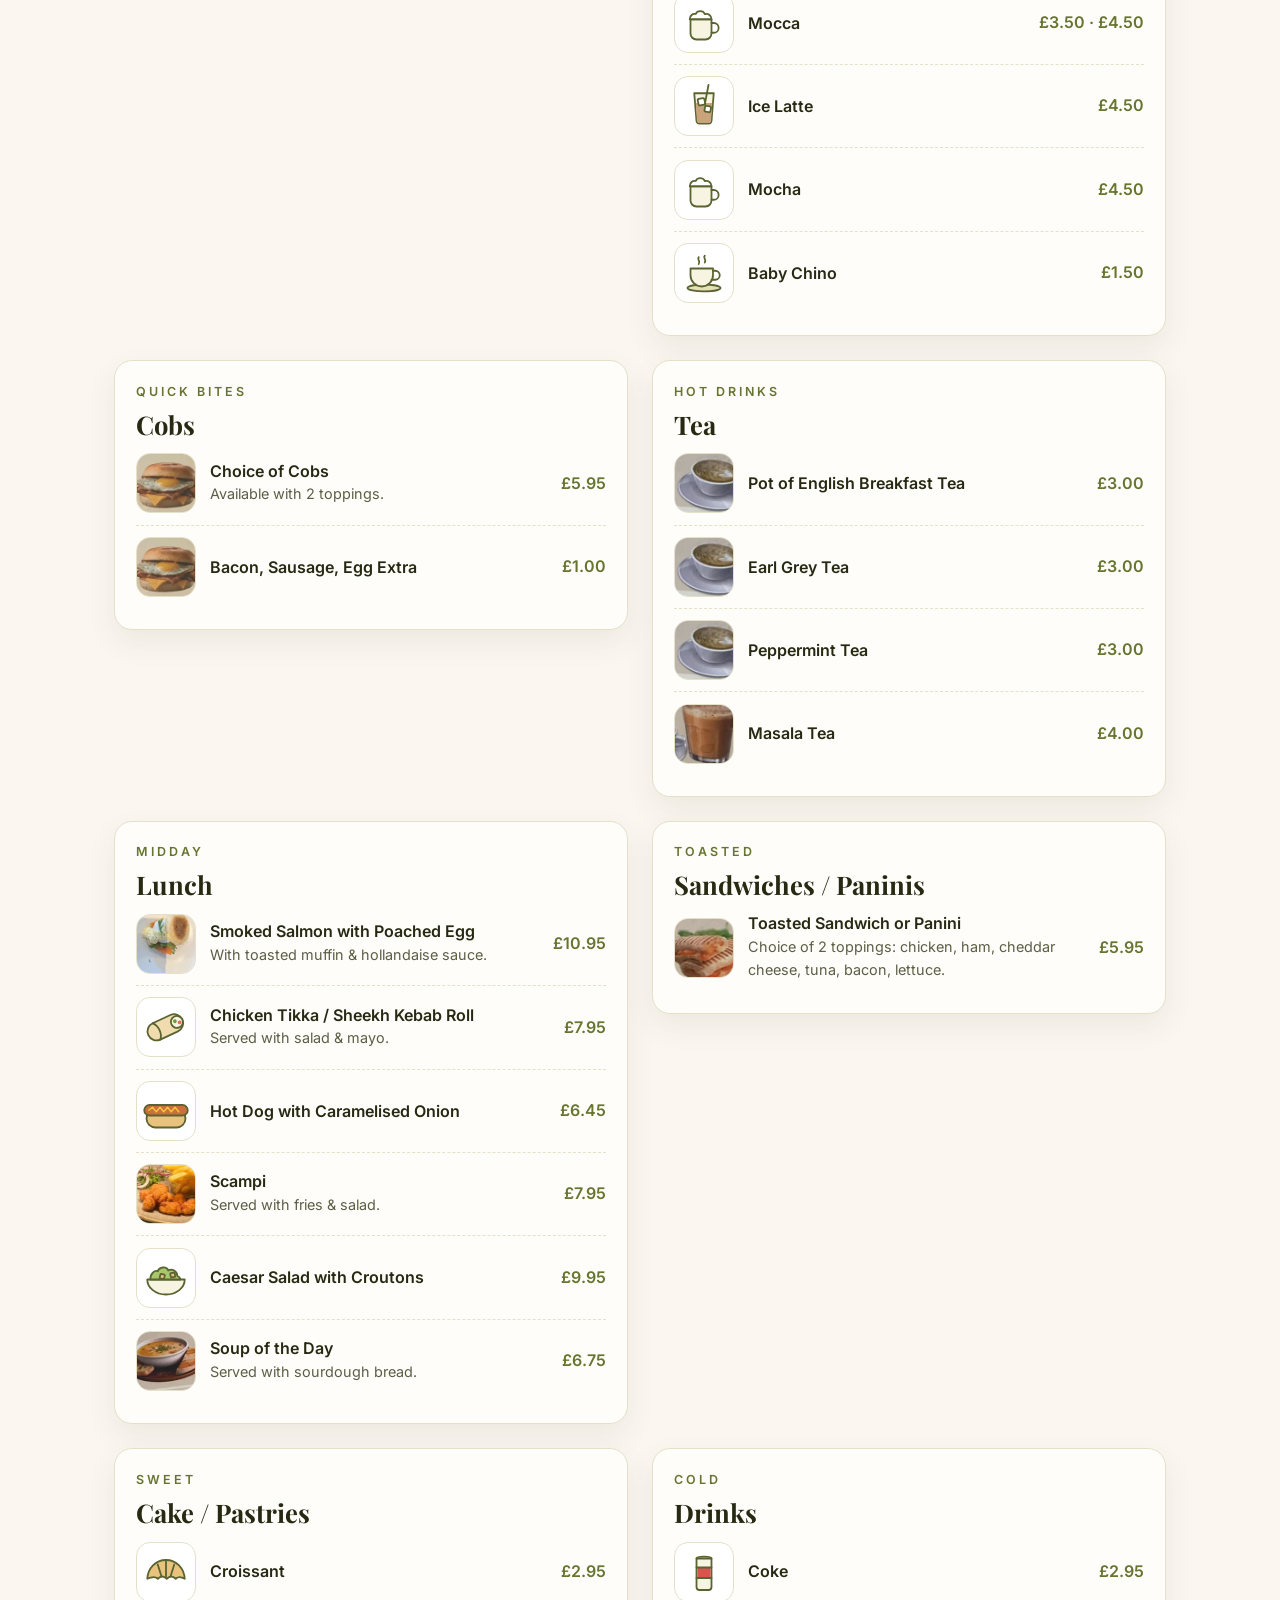
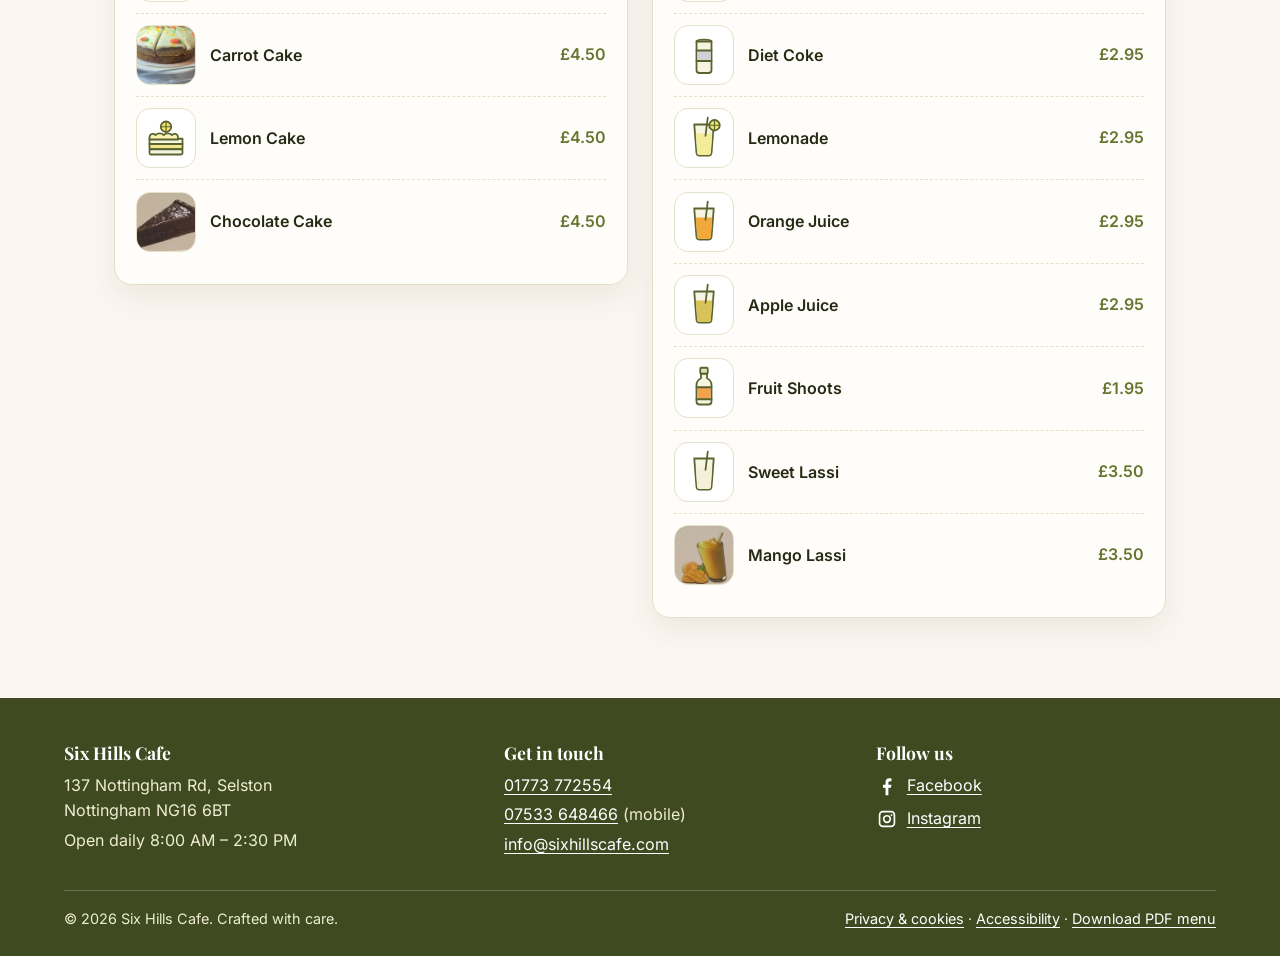
<file: menu.html>
<!DOCTYPE html>
<html lang="en">
  <head>
    <meta charset="UTF-8" />
    <meta name="viewport" content="width=device-width, initial-scale=1.0" />
    <title>Menu &amp; Prices | Six Hills Cafe, Selston</title>
    <meta name="description" content="Breakfasts, cobs, lunches, sandwiches, cakes, coffee, tea and our Sunday roast. See the full Six Hills Cafe menu with prices, or download the PDF." />
    <meta name="theme-color" content="#3f4a21" />
    <link rel="canonical" href="https://www.sixhillscafe.com/menu.html" />
    <meta property="og:type" content="website" />
    <meta property="og:site_name" content="Six Hills Cafe" />
    <meta property="og:locale" content="en_GB" />
    <meta property="og:title" content="Menu &amp; Prices | Six Hills Cafe, Selston" />
    <meta property="og:description" content="Breakfasts, cobs, lunches, sandwiches, cakes, coffee, tea and our Sunday roast. See the full Six Hills Cafe menu with prices, or download the PDF." />
    <meta property="og:url" content="https://www.sixhillscafe.com/menu.html" />
    <meta property="og:image" content="https://www.sixhillscafe.com/og-image.jpg" />
    <meta property="og:image:width" content="1200" />
    <meta property="og:image:height" content="630" />
    <meta property="og:image:alt" content="Six Hills Cafe, Selston logo" />
    <meta name="twitter:card" content="summary_large_image" />
    <link rel="icon" href="favicon.ico" sizes="any" />
    <link rel="icon" type="image/png" sizes="192x192" href="icon-192.png" />
    <link rel="apple-touch-icon" href="apple-touch-icon.png" />
    <link rel="preload" href="fonts/inter-latin-400-normal.woff2" as="font" type="font/woff2" crossorigin />
    <link rel="preload" href="fonts/playfair-display-latin-700-normal.woff2" as="font" type="font/woff2" crossorigin />
    <link rel="manifest" href="manifest.webmanifest" />
    <link rel="stylesheet" href="styles.css" />
    <script src="script.js" defer></script>
      <!-- MENU-LD:START -->
    <script type="application/ld+json">
{
  "@context": "https://schema.org",
  "@type": "Menu",
  "name": "Six Hills Cafe menu",
  "inLanguage": "en-GB",
  "url": "https://www.sixhillscafe.com/menu.html",
  "hasMenuSection": [
    {
      "@type": "MenuSection",
      "name": "Sunday special",
      "hasMenuItem": [
        {
          "@type": "MenuItem",
          "name": "Traditional British Sunday Roast",
          "description": "Served with roast potatoes, carrots, parsnip, Yorkshire pudding & seasonal vegetables. (Meat may vary.)",
          "offers": {
            "@type": "Offer",
            "price": "16.95",
            "priceCurrency": "GBP"
          }
        }
      ]
    },
    {
      "@type": "MenuSection",
      "name": "Breakfast",
      "hasMenuItem": [
        {
          "@type": "MenuItem",
          "name": "Full Breakfast",
          "description": "Plate with egg, Cumberland sausage, bacon, beans, hash browns, mushrooms, grilled tomatoes with a slice of toast.",
          "offers": {
            "@type": "Offer",
            "price": "13.95",
            "priceCurrency": "GBP"
          }
        },
        {
          "@type": "MenuItem",
          "name": "Full Vegetarian Breakfast",
          "description": "Plate with egg, hash browns, baked beans, grilled tomatoes, mushrooms with a slice of toast.",
          "suitableForDiet": "https://schema.org/VegetarianDiet",
          "offers": {
            "@type": "Offer",
            "price": "10.95",
            "priceCurrency": "GBP"
          }
        },
        {
          "@type": "MenuItem",
          "name": "Three Egg Omelette",
          "offers": {
            "@type": "Offer",
            "price": "6.95",
            "priceCurrency": "GBP"
          }
        },
        {
          "@type": "MenuItem",
          "name": "Avocado & Free Range Egg on Toast",
          "offers": {
            "@type": "Offer",
            "price": "8.95",
            "priceCurrency": "GBP"
          }
        },
        {
          "@type": "MenuItem",
          "name": "Beans on Toast",
          "offers": {
            "@type": "Offer",
            "price": "4.95",
            "priceCurrency": "GBP"
          }
        }
      ]
    },
    {
      "@type": "MenuSection",
      "name": "Coffee",
      "hasMenuItem": [
        {
          "@type": "MenuItem",
          "name": "Cappuccino",
          "offers": [
            {
              "@type": "Offer",
              "price": "3.50",
              "priceCurrency": "GBP"
            },
            {
              "@type": "Offer",
              "price": "4.50",
              "priceCurrency": "GBP"
            }
          ]
        },
        {
          "@type": "MenuItem",
          "name": "Latte",
          "offers": [
            {
              "@type": "Offer",
              "price": "3.50",
              "priceCurrency": "GBP"
            },
            {
              "@type": "Offer",
              "price": "4.50",
              "priceCurrency": "GBP"
            }
          ]
        },
        {
          "@type": "MenuItem",
          "name": "Espresso",
          "offers": [
            {
              "@type": "Offer",
              "price": "2.50",
              "priceCurrency": "GBP"
            },
            {
              "@type": "Offer",
              "price": "3.25",
              "priceCurrency": "GBP"
            }
          ]
        },
        {
          "@type": "MenuItem",
          "name": "Americano",
          "offers": [
            {
              "@type": "Offer",
              "price": "2.50",
              "priceCurrency": "GBP"
            },
            {
              "@type": "Offer",
              "price": "3.25",
              "priceCurrency": "GBP"
            }
          ]
        },
        {
          "@type": "MenuItem",
          "name": "Flat White",
          "offers": {
            "@type": "Offer",
            "price": "3.50",
            "priceCurrency": "GBP"
          }
        },
        {
          "@type": "MenuItem",
          "name": "Hot Chocolate",
          "offers": [
            {
              "@type": "Offer",
              "price": "3.50",
              "priceCurrency": "GBP"
            },
            {
              "@type": "Offer",
              "price": "4.50",
              "priceCurrency": "GBP"
            }
          ]
        },
        {
          "@type": "MenuItem",
          "name": "Mocca",
          "offers": [
            {
              "@type": "Offer",
              "price": "3.50",
              "priceCurrency": "GBP"
            },
            {
              "@type": "Offer",
              "price": "4.50",
              "priceCurrency": "GBP"
            }
          ]
        },
        {
          "@type": "MenuItem",
          "name": "Ice Latte",
          "offers": {
            "@type": "Offer",
            "price": "4.50",
            "priceCurrency": "GBP"
          }
        },
        {
          "@type": "MenuItem",
          "name": "Mocha",
          "offers": {
            "@type": "Offer",
            "price": "4.50",
            "priceCurrency": "GBP"
          }
        },
        {
          "@type": "MenuItem",
          "name": "Baby Chino",
          "offers": {
            "@type": "Offer",
            "price": "1.50",
            "priceCurrency": "GBP"
          }
        }
      ]
    },
    {
      "@type": "MenuSection",
      "name": "Cobs",
      "hasMenuItem": [
        {
          "@type": "MenuItem",
          "name": "Choice of Cobs",
          "description": "Available with 2 toppings.",
          "offers": {
            "@type": "Offer",
            "price": "5.95",
            "priceCurrency": "GBP"
          }
        },
        {
          "@type": "MenuItem",
          "name": "Bacon, Sausage, Egg Extra",
          "offers": {
            "@type": "Offer",
            "price": "1.00",
            "priceCurrency": "GBP"
          }
        }
      ]
    },
    {
      "@type": "MenuSection",
      "name": "Tea",
      "hasMenuItem": [
        {
          "@type": "MenuItem",
          "name": "Pot of English Breakfast Tea",
          "offers": {
            "@type": "Offer",
            "price": "3.00",
            "priceCurrency": "GBP"
          }
        },
        {
          "@type": "MenuItem",
          "name": "Earl Grey Tea",
          "offers": {
            "@type": "Offer",
            "price": "3.00",
            "priceCurrency": "GBP"
          }
        },
        {
          "@type": "MenuItem",
          "name": "Peppermint Tea",
          "offers": {
            "@type": "Offer",
            "price": "3.00",
            "priceCurrency": "GBP"
          }
        },
        {
          "@type": "MenuItem",
          "name": "Masala Tea",
          "offers": {
            "@type": "Offer",
            "price": "4.00",
            "priceCurrency": "GBP"
          }
        }
      ]
    },
    {
      "@type": "MenuSection",
      "name": "Lunch",
      "hasMenuItem": [
        {
          "@type": "MenuItem",
          "name": "Smoked Salmon with Poached Egg",
          "description": "With toasted muffin & hollandaise sauce.",
          "offers": {
            "@type": "Offer",
            "price": "10.95",
            "priceCurrency": "GBP"
          }
        },
        {
          "@type": "MenuItem",
          "name": "Chicken Tikka / Sheekh Kebab Roll",
          "description": "Served with salad & mayo.",
          "offers": {
            "@type": "Offer",
            "price": "7.95",
            "priceCurrency": "GBP"
          }
        },
        {
          "@type": "MenuItem",
          "name": "Hot Dog with Caramelised Onion",
          "offers": {
            "@type": "Offer",
            "price": "6.45",
            "priceCurrency": "GBP"
          }
        },
        {
          "@type": "MenuItem",
          "name": "Scampi",
          "description": "Served with fries & salad.",
          "offers": {
            "@type": "Offer",
            "price": "7.95",
            "priceCurrency": "GBP"
          }
        },
        {
          "@type": "MenuItem",
          "name": "Caesar Salad with Croutons",
          "offers": {
            "@type": "Offer",
            "price": "9.95",
            "priceCurrency": "GBP"
          }
        },
        {
          "@type": "MenuItem",
          "name": "Soup of the Day",
          "description": "Served with sourdough bread.",
          "offers": {
            "@type": "Offer",
            "price": "6.75",
            "priceCurrency": "GBP"
          }
        }
      ]
    },
    {
      "@type": "MenuSection",
      "name": "Sandwiches / Paninis",
      "hasMenuItem": [
        {
          "@type": "MenuItem",
          "name": "Toasted Sandwich or Panini",
          "description": "Choice of 2 toppings: chicken, ham, cheddar cheese, tuna, bacon, lettuce.",
          "offers": {
            "@type": "Offer",
            "price": "5.95",
            "priceCurrency": "GBP"
          }
        }
      ]
    },
    {
      "@type": "MenuSection",
      "name": "Cake / Pastries",
      "hasMenuItem": [
        {
          "@type": "MenuItem",
          "name": "Croissant",
          "offers": {
            "@type": "Offer",
            "price": "2.95",
            "priceCurrency": "GBP"
          }
        },
        {
          "@type": "MenuItem",
          "name": "Carrot Cake",
          "offers": {
            "@type": "Offer",
            "price": "4.50",
            "priceCurrency": "GBP"
          }
        },
        {
          "@type": "MenuItem",
          "name": "Lemon Cake",
          "offers": {
            "@type": "Offer",
            "price": "4.50",
            "priceCurrency": "GBP"
          }
        },
        {
          "@type": "MenuItem",
          "name": "Chocolate Cake",
          "offers": {
            "@type": "Offer",
            "price": "4.50",
            "priceCurrency": "GBP"
          }
        }
      ]
    },
    {
      "@type": "MenuSection",
      "name": "Drinks",
      "hasMenuItem": [
        {
          "@type": "MenuItem",
          "name": "Coke",
          "offers": {
            "@type": "Offer",
            "price": "2.95",
            "priceCurrency": "GBP"
          }
        },
        {
          "@type": "MenuItem",
          "name": "Diet Coke",
          "offers": {
            "@type": "Offer",
            "price": "2.95",
            "priceCurrency": "GBP"
          }
        },
        {
          "@type": "MenuItem",
          "name": "Lemonade",
          "offers": {
            "@type": "Offer",
            "price": "2.95",
            "priceCurrency": "GBP"
          }
        },
        {
          "@type": "MenuItem",
          "name": "Orange Juice",
          "offers": {
            "@type": "Offer",
            "price": "2.95",
            "priceCurrency": "GBP"
          }
        },
        {
          "@type": "MenuItem",
          "name": "Apple Juice",
          "offers": {
            "@type": "Offer",
            "price": "2.95",
            "priceCurrency": "GBP"
          }
        },
        {
          "@type": "MenuItem",
          "name": "Fruit Shoots",
          "offers": {
            "@type": "Offer",
            "price": "1.95",
            "priceCurrency": "GBP"
          }
        },
        {
          "@type": "MenuItem",
          "name": "Sweet Lassi",
          "offers": {
            "@type": "Offer",
            "price": "3.50",
            "priceCurrency": "GBP"
          }
        },
        {
          "@type": "MenuItem",
          "name": "Mango Lassi",
          "offers": {
            "@type": "Offer",
            "price": "3.50",
            "priceCurrency": "GBP"
          }
        }
      ]
    }
  ]
}
    </script>
    <!-- MENU-LD:END -->
  </head>
  <body>
    <a class="skip-link" href="#main">Skip to main content</a>
    <header class="page-hero">
      <nav class="navbar" aria-label="Main">
        <a href="index.html" class="brand">
          <img src="logo-64.webp" srcset="logo-64.webp 1x, logo-128.webp 2x" onerror="this.onerror=null;this.removeAttribute('srcset');this.src='logo.jpeg'" width="64" height="64" alt="Six Hills Cafe logo" class="brand-logo" />
          <span>Six Hills Cafe</span>
        </a>
        <button class="nav-toggle" type="button" aria-label="Toggle navigation" aria-expanded="false" aria-controls="site-nav">
          <span></span>
          <span></span>
          <span></span>
        </button>
        <div class="nav-links" id="site-nav">
          <div class="nav-main-links">
            <a href="index.html">Home</a>
            <a href="about.html">Our Story</a>
            <a href="menu.html" class="active" aria-current="page">Menu</a>
            <a href="visit.html">Visit</a>
          </div>
          <div class="nav-utility-links">
            <a href="https://gurkhachulo.com/" target="_blank" rel="noopener" class="gorkha-link">
              <span class="gorkha-icon" aria-hidden="true">🍽️</span>
              <span>Gurkha Chulo</span>
            </a>
            <a href="tel:+441773772554" class="phone-link">
              <span class="phone-icon" aria-hidden="true">📞</span>
              <span>01773 772554</span>
            </a>
          </div>
        </div>
      </nav>

      <div class="page-hero-inner">
        <p class="eyebrow">Menu</p>
        <h1>Handmade comfort from morning to midday.</h1>
        <p class="page-hero-text">Breakfast, cobs, lunch plates, cakes and hot drinks — served 8am to 2:30pm, every day.</p>
      </div>
    </header>

    <main class="page-content" id="main" tabindex="-1">
      <div class="menu-intro">
        <div>Open 8am – 2:30pm, Monday to Sunday</div>
        <a class="btn btn-primary" href="six-hills-cafe-menu.pdf" download>Download PDF menu</a>
      </div>

      <section class="allergen-notice" aria-labelledby="allergen-title">
        <!-- CONFIRM wording and dish markers with the kitchen before launch -->
        <h2 id="allergen-title">Allergies and dietary needs</h2>
        <p>Many of our dishes contain, or may contain, allergens such as gluten, milk, eggs, fish, soya, nuts and sesame. Please tell a member of the team about any allergy or intolerance before you order and we will talk you through the ingredients.</p>
        <p><span class="diet-badge">V</span> Vegetarian. Soya and oat milk are available for hot drinks. Call us on <a href="tel:+441773772554">01773 772554</a> if you would like to check anything before you visit.</p>
      </section>

      <section class="menu-feature">
        <div>
          <p class="eyebrow">Sunday special</p>
          <h2>Traditional British Sunday Roast</h2>
          <p>Served with roast potatoes, carrots, parsnip, Yorkshire pudding &amp; seasonal vegetables. (Meat may vary.)</p>
        </div>
        <div class="feature-price">£16.95</div>
        <div class="menu-feature-media"><img src="images/menu-roast.webp" alt="Traditional British Sunday roast with roast potatoes, Yorkshire pudding and vegetables" width="760" height="343" decoding="async" /></div>
      </section>

      <!-- MENU:START (generated by tools/build_menu.py - edit tools/menu.json instead) -->
      <div class="menu-grid">
        <section class="page-card menu-category">
          <p class="eyebrow">Morning</p>
          <h2>Breakfast</h2>
          <div class="menu-item">
            <img class="menu-thumb is-photo" src="images/thumbs/real-breakfast.webp" alt="" width="64" height="64" loading="lazy" decoding="async" />
            <div class="menu-item-text">
              <h3>Full Breakfast</h3>
              <p>Plate with egg, Cumberland sausage, bacon, beans, hash browns, mushrooms, grilled tomatoes with a slice of toast.</p>
            </div>
            <span class="price">£13.95</span>
          </div>
          <div class="menu-item">
            <img class="menu-thumb is-icon" src="images/icons/veg-breakfast.svg" alt="" width="64" height="64" loading="lazy" decoding="async" />
            <div class="menu-item-text">
              <h3>Full Vegetarian Breakfast <span class="diet-badge" title="Vegetarian">V<span class="sr-only"> (vegetarian)</span></span></h3>
              <p>Plate with egg, hash browns, baked beans, grilled tomatoes, mushrooms with a slice of toast.</p>
            </div>
            <span class="price">£10.95</span>
          </div>
          <div class="menu-item">
            <img class="menu-thumb is-icon" src="images/icons/omelette.svg" alt="" width="64" height="64" loading="lazy" decoding="async" />
            <div class="menu-item-text">
              <h3>Three Egg Omelette</h3>
            </div>
            <span class="price">£6.95</span>
          </div>
          <div class="menu-item">
            <img class="menu-thumb is-icon" src="images/icons/avo-toast.svg" alt="" width="64" height="64" loading="lazy" decoding="async" />
            <div class="menu-item-text">
              <h3>Avocado &amp; Free Range Egg on Toast</h3>
            </div>
            <span class="price">£8.95</span>
          </div>
          <div class="menu-item">
            <img class="menu-thumb is-icon" src="images/icons/beans-toast.svg" alt="" width="64" height="64" loading="lazy" decoding="async" />
            <div class="menu-item-text">
              <h3>Beans on Toast</h3>
            </div>
            <span class="price">£4.95</span>
          </div>
        </section>
        <section class="page-card menu-category">
          <p class="eyebrow">Hot drinks</p>
          <h2>Coffee</h2>
          <p class="menu-note">Regular · Large. Extras £1.00: cinnamon, vanilla, caramel or hazelnut syrup, whipped cream, marshmallows.</p>
          <div class="menu-item">
            <img class="menu-thumb is-photo" src="images/thumbs/real-latte.webp" alt="" width="64" height="64" loading="lazy" decoding="async" />
            <div class="menu-item-text">
              <h3>Cappuccino</h3>
            </div>
            <span class="price">£3.50 · £4.50</span>
          </div>
          <div class="menu-item">
            <img class="menu-thumb is-photo" src="images/thumbs/real-latte.webp" alt="" width="64" height="64" loading="lazy" decoding="async" />
            <div class="menu-item-text">
              <h3>Latte</h3>
            </div>
            <span class="price">£3.50 · £4.50</span>
          </div>
          <div class="menu-item">
            <img class="menu-thumb is-icon" src="images/icons/cup.svg" alt="" width="64" height="64" loading="lazy" decoding="async" />
            <div class="menu-item-text">
              <h3>Espresso</h3>
            </div>
            <span class="price">£2.50 · £3.25</span>
          </div>
          <div class="menu-item">
            <img class="menu-thumb is-icon" src="images/icons/cup.svg" alt="" width="64" height="64" loading="lazy" decoding="async" />
            <div class="menu-item-text">
              <h3>Americano</h3>
            </div>
            <span class="price">£2.50 · £3.25</span>
          </div>
          <div class="menu-item">
            <img class="menu-thumb is-photo" src="images/thumbs/real-latte.webp" alt="" width="64" height="64" loading="lazy" decoding="async" />
            <div class="menu-item-text">
              <h3>Flat White</h3>
            </div>
            <span class="price">£3.50</span>
          </div>
          <div class="menu-item">
            <img class="menu-thumb is-icon" src="images/icons/mug.svg" alt="" width="64" height="64" loading="lazy" decoding="async" />
            <div class="menu-item-text">
              <h3>Hot Chocolate</h3>
            </div>
            <span class="price">£3.50 · £4.50</span>
          </div>
          <div class="menu-item">
            <img class="menu-thumb is-icon" src="images/icons/mug.svg" alt="" width="64" height="64" loading="lazy" decoding="async" />
            <div class="menu-item-text">
              <h3>Mocca</h3>
            </div>
            <span class="price">£3.50 · £4.50</span>
          </div>
          <div class="menu-item">
            <img class="menu-thumb is-icon" src="images/icons/iced.svg" alt="" width="64" height="64" loading="lazy" decoding="async" />
            <div class="menu-item-text">
              <h3>Ice Latte</h3>
            </div>
            <span class="price">£4.50</span>
          </div>
          <div class="menu-item">
            <img class="menu-thumb is-icon" src="images/icons/mug.svg" alt="" width="64" height="64" loading="lazy" decoding="async" />
            <div class="menu-item-text">
              <h3>Mocha</h3>
            </div>
            <span class="price">£4.50</span>
          </div>
          <div class="menu-item">
            <img class="menu-thumb is-icon" src="images/icons/cup.svg" alt="" width="64" height="64" loading="lazy" decoding="async" />
            <div class="menu-item-text">
              <h3>Baby Chino</h3>
            </div>
            <span class="price">£1.50</span>
          </div>
        </section>
        <section class="page-card menu-category">
          <p class="eyebrow">Quick bites</p>
          <h2>Cobs</h2>
          <div class="menu-item">
            <img class="menu-thumb is-photo" src="images/thumbs/cob.webp" alt="" width="64" height="64" loading="lazy" decoding="async" />
            <div class="menu-item-text">
              <h3>Choice of Cobs</h3>
              <p>Available with 2 toppings.</p>
            </div>
            <span class="price">£5.95</span>
          </div>
          <div class="menu-item">
            <img class="menu-thumb is-photo" src="images/thumbs/cob.webp" alt="" width="64" height="64" loading="lazy" decoding="async" />
            <div class="menu-item-text">
              <h3>Bacon, Sausage, Egg Extra</h3>
            </div>
            <span class="price">£1.00</span>
          </div>
        </section>
        <section class="page-card menu-category">
          <p class="eyebrow">Hot drinks</p>
          <h2>Tea</h2>
          <div class="menu-item">
            <img class="menu-thumb is-photo" src="images/thumbs/tea-cup.webp" alt="" width="64" height="64" loading="lazy" decoding="async" />
            <div class="menu-item-text">
              <h3>Pot of English Breakfast Tea</h3>
            </div>
            <span class="price">£3.00</span>
          </div>
          <div class="menu-item">
            <img class="menu-thumb is-photo" src="images/thumbs/tea-cup.webp" alt="" width="64" height="64" loading="lazy" decoding="async" />
            <div class="menu-item-text">
              <h3>Earl Grey Tea</h3>
            </div>
            <span class="price">£3.00</span>
          </div>
          <div class="menu-item">
            <img class="menu-thumb is-photo" src="images/thumbs/tea-cup.webp" alt="" width="64" height="64" loading="lazy" decoding="async" />
            <div class="menu-item-text">
              <h3>Peppermint Tea</h3>
            </div>
            <span class="price">£3.00</span>
          </div>
          <div class="menu-item">
            <img class="menu-thumb is-photo" src="images/thumbs/tea-glass.webp" alt="" width="64" height="64" loading="lazy" decoding="async" />
            <div class="menu-item-text">
              <h3>Masala Tea</h3>
            </div>
            <span class="price">£4.00</span>
          </div>
        </section>
        <section class="page-card menu-category">
          <p class="eyebrow">Midday</p>
          <h2>Lunch</h2>
          <div class="menu-item">
            <img class="menu-thumb is-photo" src="images/thumbs/real-salmon.webp" alt="" width="64" height="64" loading="lazy" decoding="async" />
            <div class="menu-item-text">
              <h3>Smoked Salmon with Poached Egg</h3>
              <p>With toasted muffin &amp; hollandaise sauce.</p>
            </div>
            <span class="price">£10.95</span>
          </div>
          <div class="menu-item">
            <img class="menu-thumb is-icon" src="images/icons/roll.svg" alt="" width="64" height="64" loading="lazy" decoding="async" />
            <div class="menu-item-text">
              <h3>Chicken Tikka / Sheekh Kebab Roll</h3>
              <p>Served with salad &amp; mayo.</p>
            </div>
            <span class="price">£7.95</span>
          </div>
          <div class="menu-item">
            <img class="menu-thumb is-icon" src="images/icons/hotdog.svg" alt="" width="64" height="64" loading="lazy" decoding="async" />
            <div class="menu-item-text">
              <h3>Hot Dog with Caramelised Onion</h3>
            </div>
            <span class="price">£6.45</span>
          </div>
          <div class="menu-item">
            <img class="menu-thumb is-photo" src="images/thumbs/real-scampi.webp" alt="" width="64" height="64" loading="lazy" decoding="async" />
            <div class="menu-item-text">
              <h3>Scampi</h3>
              <p>Served with fries &amp; salad.</p>
            </div>
            <span class="price">£7.95</span>
          </div>
          <div class="menu-item">
            <img class="menu-thumb is-icon" src="images/icons/salad.svg" alt="" width="64" height="64" loading="lazy" decoding="async" />
            <div class="menu-item-text">
              <h3>Caesar Salad with Croutons</h3>
            </div>
            <span class="price">£9.95</span>
          </div>
          <div class="menu-item">
            <img class="menu-thumb is-photo" src="images/thumbs/soup.webp" alt="" width="64" height="64" loading="lazy" decoding="async" />
            <div class="menu-item-text">
              <h3>Soup of the Day</h3>
              <p>Served with sourdough bread.</p>
            </div>
            <span class="price">£6.75</span>
          </div>
        </section>
        <section class="page-card menu-category">
          <p class="eyebrow">Toasted</p>
          <h2>Sandwiches / Paninis</h2>
          <div class="menu-item">
            <img class="menu-thumb is-photo" src="images/thumbs/panini.webp" alt="" width="64" height="64" loading="lazy" decoding="async" />
            <div class="menu-item-text">
              <h3>Toasted Sandwich or Panini</h3>
              <p>Choice of 2 toppings: chicken, ham, cheddar cheese, tuna, bacon, lettuce.</p>
            </div>
            <span class="price">£5.95</span>
          </div>
        </section>
        <section class="page-card menu-category">
          <p class="eyebrow">Sweet</p>
          <h2>Cake / Pastries</h2>
          <div class="menu-item">
            <img class="menu-thumb is-icon" src="images/icons/croissant.svg" alt="" width="64" height="64" loading="lazy" decoding="async" />
            <div class="menu-item-text">
              <h3>Croissant</h3>
            </div>
            <span class="price">£2.95</span>
          </div>
          <div class="menu-item">
            <img class="menu-thumb is-photo" src="images/thumbs/real-carrot.webp" alt="" width="64" height="64" loading="lazy" decoding="async" />
            <div class="menu-item-text">
              <h3>Carrot Cake</h3>
            </div>
            <span class="price">£4.50</span>
          </div>
          <div class="menu-item">
            <img class="menu-thumb is-icon" src="images/icons/cake-lemon.svg" alt="" width="64" height="64" loading="lazy" decoding="async" />
            <div class="menu-item-text">
              <h3>Lemon Cake</h3>
            </div>
            <span class="price">£4.50</span>
          </div>
          <div class="menu-item">
            <img class="menu-thumb is-photo" src="images/thumbs/cake.webp" alt="" width="64" height="64" loading="lazy" decoding="async" />
            <div class="menu-item-text">
              <h3>Chocolate Cake</h3>
            </div>
            <span class="price">£4.50</span>
          </div>
        </section>
        <section class="page-card menu-category">
          <p class="eyebrow">Cold</p>
          <h2>Drinks</h2>
          <div class="menu-item">
            <img class="menu-thumb is-icon" src="images/icons/coke.svg" alt="" width="64" height="64" loading="lazy" decoding="async" />
            <div class="menu-item-text">
              <h3>Coke</h3>
            </div>
            <span class="price">£2.95</span>
          </div>
          <div class="menu-item">
            <img class="menu-thumb is-icon" src="images/icons/diet-coke.svg" alt="" width="64" height="64" loading="lazy" decoding="async" />
            <div class="menu-item-text">
              <h3>Diet Coke</h3>
            </div>
            <span class="price">£2.95</span>
          </div>
          <div class="menu-item">
            <img class="menu-thumb is-icon" src="images/icons/lemonade.svg" alt="" width="64" height="64" loading="lazy" decoding="async" />
            <div class="menu-item-text">
              <h3>Lemonade</h3>
            </div>
            <span class="price">£2.95</span>
          </div>
          <div class="menu-item">
            <img class="menu-thumb is-icon" src="images/icons/juice-orange.svg" alt="" width="64" height="64" loading="lazy" decoding="async" />
            <div class="menu-item-text">
              <h3>Orange Juice</h3>
            </div>
            <span class="price">£2.95</span>
          </div>
          <div class="menu-item">
            <img class="menu-thumb is-icon" src="images/icons/juice-apple.svg" alt="" width="64" height="64" loading="lazy" decoding="async" />
            <div class="menu-item-text">
              <h3>Apple Juice</h3>
            </div>
            <span class="price">£2.95</span>
          </div>
          <div class="menu-item">
            <img class="menu-thumb is-icon" src="images/icons/fruitshoot.svg" alt="" width="64" height="64" loading="lazy" decoding="async" />
            <div class="menu-item-text">
              <h3>Fruit Shoots</h3>
            </div>
            <span class="price">£1.95</span>
          </div>
          <div class="menu-item">
            <img class="menu-thumb is-icon" src="images/icons/lassi-sweet.svg" alt="" width="64" height="64" loading="lazy" decoding="async" />
            <div class="menu-item-text">
              <h3>Sweet Lassi</h3>
            </div>
            <span class="price">£3.50</span>
          </div>
          <div class="menu-item">
            <img class="menu-thumb is-photo" src="images/thumbs/lassi.webp" alt="" width="64" height="64" loading="lazy" decoding="async" />
            <div class="menu-item-text">
              <h3>Mango Lassi</h3>
            </div>
            <span class="price">£3.50</span>
          </div>
        </section>
      </div>
      <!-- MENU:END -->
    </main>

    <footer class="site-footer">
      <div class="footer-inner">
        <div>
          <h2>Six Hills Cafe</h2>
          <p>137 Nottingham Rd, Selston<br />Nottingham NG16 6BT</p>
          <p>Open daily 8:00 AM – 2:30 PM</p>
        </div>
        <div>
          <h2>Get in touch</h2>
          <p><a href="tel:+441773772554">01773 772554</a></p>
          <p><a href="tel:+447533648466">07533 648466</a> (mobile)</p>
          <p><a href="mailto:info@sixhillscafe.com">info@sixhillscafe.com</a></p>
        </div>
        <div>
          <h2>Follow us</h2>
          <div class="social-links">
          <!-- Facebook is live; Instagram link is still a demo placeholder -->
          <a href="https://www.facebook.com/people/Six-Hills-Cafe/61596701333532/" target="_blank" rel="noopener noreferrer"><svg viewBox="0 0 24 24" aria-hidden="true" focusable="false"><path d="M13.5 22v-8.2h2.8l.5-3.3h-3.3V8.4c0-.9.4-1.7 1.8-1.7h1.6V3.8c-.3 0-1.3-.2-2.4-.2-2.5 0-4.1 1.5-4.1 4.2v2.7H7.6v3.3h2.8V22h3.1z"/></svg><span>Facebook</span></a>
          <a href="https://www.instagram.com/" target="_blank" rel="noopener noreferrer"><svg viewBox="0 0 24 24" aria-hidden="true" focusable="false"><path d="M7.5 3h9A4.5 4.5 0 0 1 21 7.5v9a4.5 4.5 0 0 1-4.5 4.5h-9A4.5 4.5 0 0 1 3 16.5v-9A4.5 4.5 0 0 1 7.5 3zm0 1.8A2.7 2.7 0 0 0 4.8 7.5v9a2.7 2.7 0 0 0 2.7 2.7h9a2.7 2.7 0 0 0 2.7-2.7v-9a2.7 2.7 0 0 0-2.7-2.7h-9zM12 7.5a4.5 4.5 0 1 1 0 9 4.5 4.5 0 0 1 0-9zm0 1.8a2.7 2.7 0 1 0 0 5.4 2.7 2.7 0 0 0 0-5.4zm4.9-2.6a1.05 1.05 0 1 1 0 2.1 1.05 1.05 0 0 1 0-2.1z"/></svg><span>Instagram</span></a>
        </div>
        </div>
      </div>
      <div class="footer-legal">
        <span>© <span id="year"></span> Six Hills Cafe. Crafted with care.</span>
        <span><a href="privacy.html">Privacy &amp; cookies</a> · <a href="accessibility.html">Accessibility</a> · <a href="six-hills-cafe-menu.pdf" download>Download PDF menu</a></span>
      </div>
    </footer>
  </body>
</html>
</file>
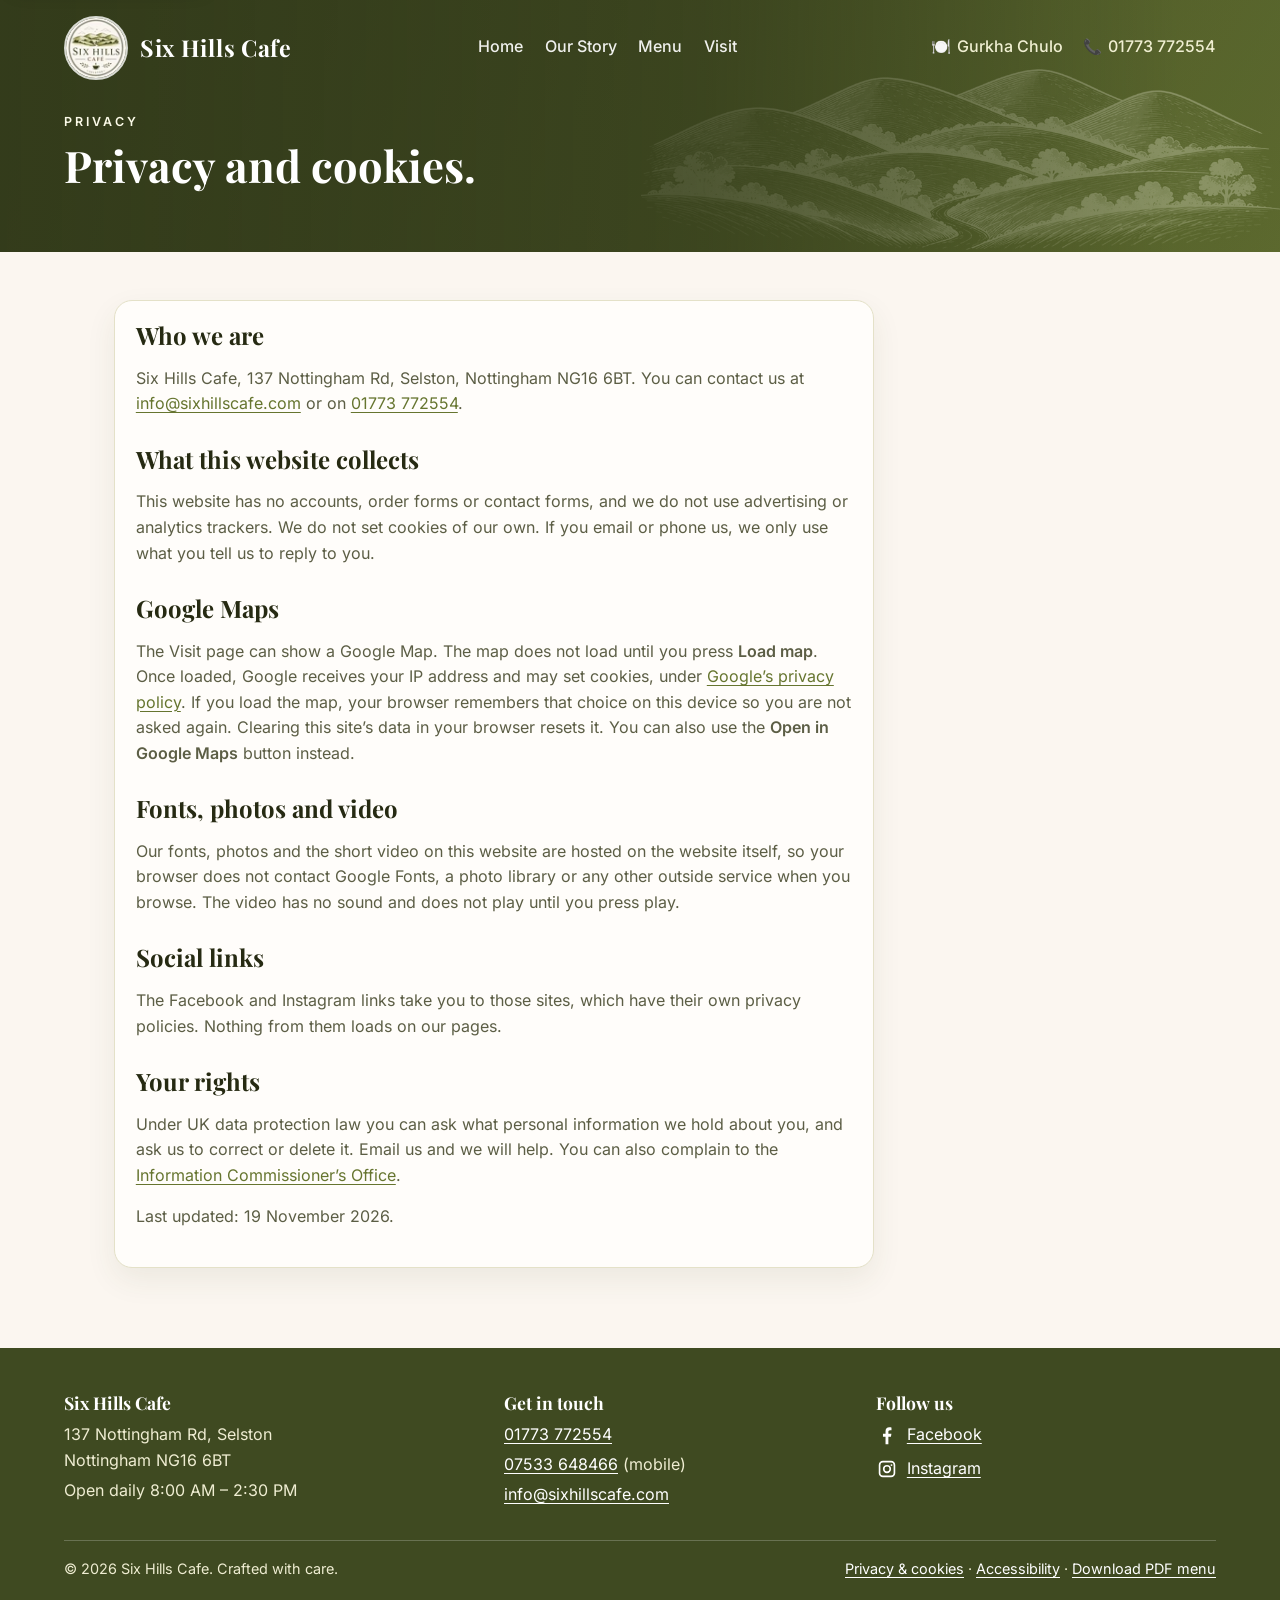
<file: privacy.html>
<!DOCTYPE html>
<html lang="en">
  <head>
    <meta charset="UTF-8" />
    <meta name="viewport" content="width=device-width, initial-scale=1.0" />
    <title>Privacy &amp; Cookies | Six Hills Cafe</title>
    <meta name="description" content="How Six Hills Cafe handles your information: no tracking cookies, self-hosted fonts and a Google Map that only loads when you choose." />
    <meta name="theme-color" content="#3f4a21" />
    <link rel="canonical" href="https://www.sixhillscafe.com/privacy.html" />
    <meta property="og:type" content="website" />
    <meta property="og:site_name" content="Six Hills Cafe" />
    <meta property="og:locale" content="en_GB" />
    <meta property="og:title" content="Privacy &amp; Cookies | Six Hills Cafe" />
    <meta property="og:description" content="How Six Hills Cafe handles your information: no tracking cookies, self-hosted fonts and a Google Map that only loads when you choose." />
    <meta property="og:url" content="https://www.sixhillscafe.com/privacy.html" />
    <meta property="og:image" content="https://www.sixhillscafe.com/og-image.jpg" />
    <meta property="og:image:width" content="1200" />
    <meta property="og:image:height" content="630" />
    <meta property="og:image:alt" content="Six Hills Cafe, Selston logo" />
    <meta name="twitter:card" content="summary_large_image" />
    <link rel="icon" href="favicon.ico" sizes="any" />
    <link rel="icon" type="image/png" sizes="192x192" href="icon-192.png" />
    <link rel="apple-touch-icon" href="apple-touch-icon.png" />
    <link rel="preload" href="fonts/inter-latin-400-normal.woff2" as="font" type="font/woff2" crossorigin />
    <link rel="preload" href="fonts/playfair-display-latin-700-normal.woff2" as="font" type="font/woff2" crossorigin />
    <link rel="manifest" href="manifest.webmanifest" />
    <link rel="stylesheet" href="styles.css" />
    <script src="script.js" defer></script>
  </head>
  <body>
    <a class="skip-link" href="#main">Skip to main content</a>
    <header class="page-hero">
      <nav class="navbar" aria-label="Main">
        <a href="index.html" class="brand">
          <img src="logo-64.webp" srcset="logo-64.webp 1x, logo-128.webp 2x" onerror="this.onerror=null;this.removeAttribute('srcset');this.src='logo.jpeg'" width="64" height="64" alt="Six Hills Cafe logo" class="brand-logo" />
          <span>Six Hills Cafe</span>
        </a>
        <button class="nav-toggle" type="button" aria-label="Toggle navigation" aria-expanded="false" aria-controls="site-nav">
          <span></span>
          <span></span>
          <span></span>
        </button>
        <div class="nav-links" id="site-nav">
          <div class="nav-main-links">
            <a href="index.html">Home</a>
            <a href="about.html">Our Story</a>
            <a href="menu.html">Menu</a>
            <a href="visit.html">Visit</a>
          </div>
          <div class="nav-utility-links">
            <a href="https://gurkhachulo.com/" target="_blank" rel="noopener" class="gorkha-link">
              <span class="gorkha-icon" aria-hidden="true">🍽️</span>
              <span>Gurkha Chulo</span>
            </a>
            <a href="tel:+441773772554" class="phone-link">
              <span class="phone-icon" aria-hidden="true">📞</span>
              <span>01773 772554</span>
            </a>
          </div>
        </div>
      </nav>

      <div class="page-hero-inner">
        <p class="eyebrow">Privacy</p>
        <h1>Privacy and cookies.</h1>
      </div>
    </header>

    <main class="page-content" id="main" tabindex="-1">
      <article class="page-card prose">
        <!-- DRAFT: have the owners review this notice (and, if they wish, a professional) before launch. -->
        <h2>Who we are</h2>
        <p>Six Hills Cafe, 137 Nottingham Rd, Selston, Nottingham NG16 6BT. You can contact us at <a href="mailto:info@sixhillscafe.com">info@sixhillscafe.com</a> or on <a href="tel:+441773772554">01773 772554</a>.</p>

        <h2>What this website collects</h2>
        <p>This website has no accounts, order forms or contact forms, and we do not use advertising or analytics trackers. We do not set cookies of our own. If you email or phone us, we only use what you tell us to reply to you.</p>

        <h2 id="maps">Google Maps</h2>
        <p>The Visit page can show a Google Map. The map does not load until you press <strong>Load map</strong>. Once loaded, Google receives your IP address and may set cookies, under <a href="https://policies.google.com/privacy" target="_blank" rel="noopener noreferrer">Google’s privacy policy</a>. If you load the map, your browser remembers that choice on this device so you are not asked again. Clearing this site’s data in your browser resets it. You can also use the <strong>Open in Google Maps</strong> button instead.</p>

        <h2>Fonts, photos and video</h2>
        <p>Our fonts, photos and the short video on this website are hosted on the website itself, so your browser does not contact Google Fonts, a photo library or any other outside service when you browse. The video has no sound and does not play until you press play.</p>

        <h2>Social links</h2>
        <p>The Facebook and Instagram links take you to those sites, which have their own privacy policies. Nothing from them loads on our pages.</p>

        <h2>Your rights</h2>
        <p>Under UK data protection law you can ask what personal information we hold about you, and ask us to correct or delete it. Email us and we will help. You can also complain to the <a href="https://ico.org.uk/" target="_blank" rel="noopener noreferrer">Information Commissioner’s Office</a>.</p>
        <p>Last updated: 19 November 2026.</p>
      </article>
    </main>

    <footer class="site-footer">
      <div class="footer-inner">
        <div>
          <h2>Six Hills Cafe</h2>
          <p>137 Nottingham Rd, Selston<br />Nottingham NG16 6BT</p>
          <p>Open daily 8:00 AM – 2:30 PM</p>
        </div>
        <div>
          <h2>Get in touch</h2>
          <p><a href="tel:+441773772554">01773 772554</a></p>
          <p><a href="tel:+447533648466">07533 648466</a> (mobile)</p>
          <p><a href="mailto:info@sixhillscafe.com">info@sixhillscafe.com</a></p>
        </div>
        <div>
          <h2>Follow us</h2>
          <div class="social-links">
          <!-- Facebook is live; Instagram link is still a demo placeholder -->
          <a href="https://www.facebook.com/people/Six-Hills-Cafe/61596701333532/" target="_blank" rel="noopener noreferrer"><svg viewBox="0 0 24 24" aria-hidden="true" focusable="false"><path d="M13.5 22v-8.2h2.8l.5-3.3h-3.3V8.4c0-.9.4-1.7 1.8-1.7h1.6V3.8c-.3 0-1.3-.2-2.4-.2-2.5 0-4.1 1.5-4.1 4.2v2.7H7.6v3.3h2.8V22h3.1z"/></svg><span>Facebook</span></a>
          <a href="https://www.instagram.com/" target="_blank" rel="noopener noreferrer"><svg viewBox="0 0 24 24" aria-hidden="true" focusable="false"><path d="M7.5 3h9A4.5 4.5 0 0 1 21 7.5v9a4.5 4.5 0 0 1-4.5 4.5h-9A4.5 4.5 0 0 1 3 16.5v-9A4.5 4.5 0 0 1 7.5 3zm0 1.8A2.7 2.7 0 0 0 4.8 7.5v9a2.7 2.7 0 0 0 2.7 2.7h9a2.7 2.7 0 0 0 2.7-2.7v-9a2.7 2.7 0 0 0-2.7-2.7h-9zM12 7.5a4.5 4.5 0 1 1 0 9 4.5 4.5 0 0 1 0-9zm0 1.8a2.7 2.7 0 1 0 0 5.4 2.7 2.7 0 0 0 0-5.4zm4.9-2.6a1.05 1.05 0 1 1 0 2.1 1.05 1.05 0 0 1 0-2.1z"/></svg><span>Instagram</span></a>
        </div>
        </div>
      </div>
      <div class="footer-legal">
        <span>© <span id="year"></span> Six Hills Cafe. Crafted with care.</span>
        <span><a href="privacy.html">Privacy &amp; cookies</a> · <a href="accessibility.html">Accessibility</a> · <a href="six-hills-cafe-menu.pdf" download>Download PDF menu</a></span>
      </div>
    </footer>
  </body>
</html>
</file>
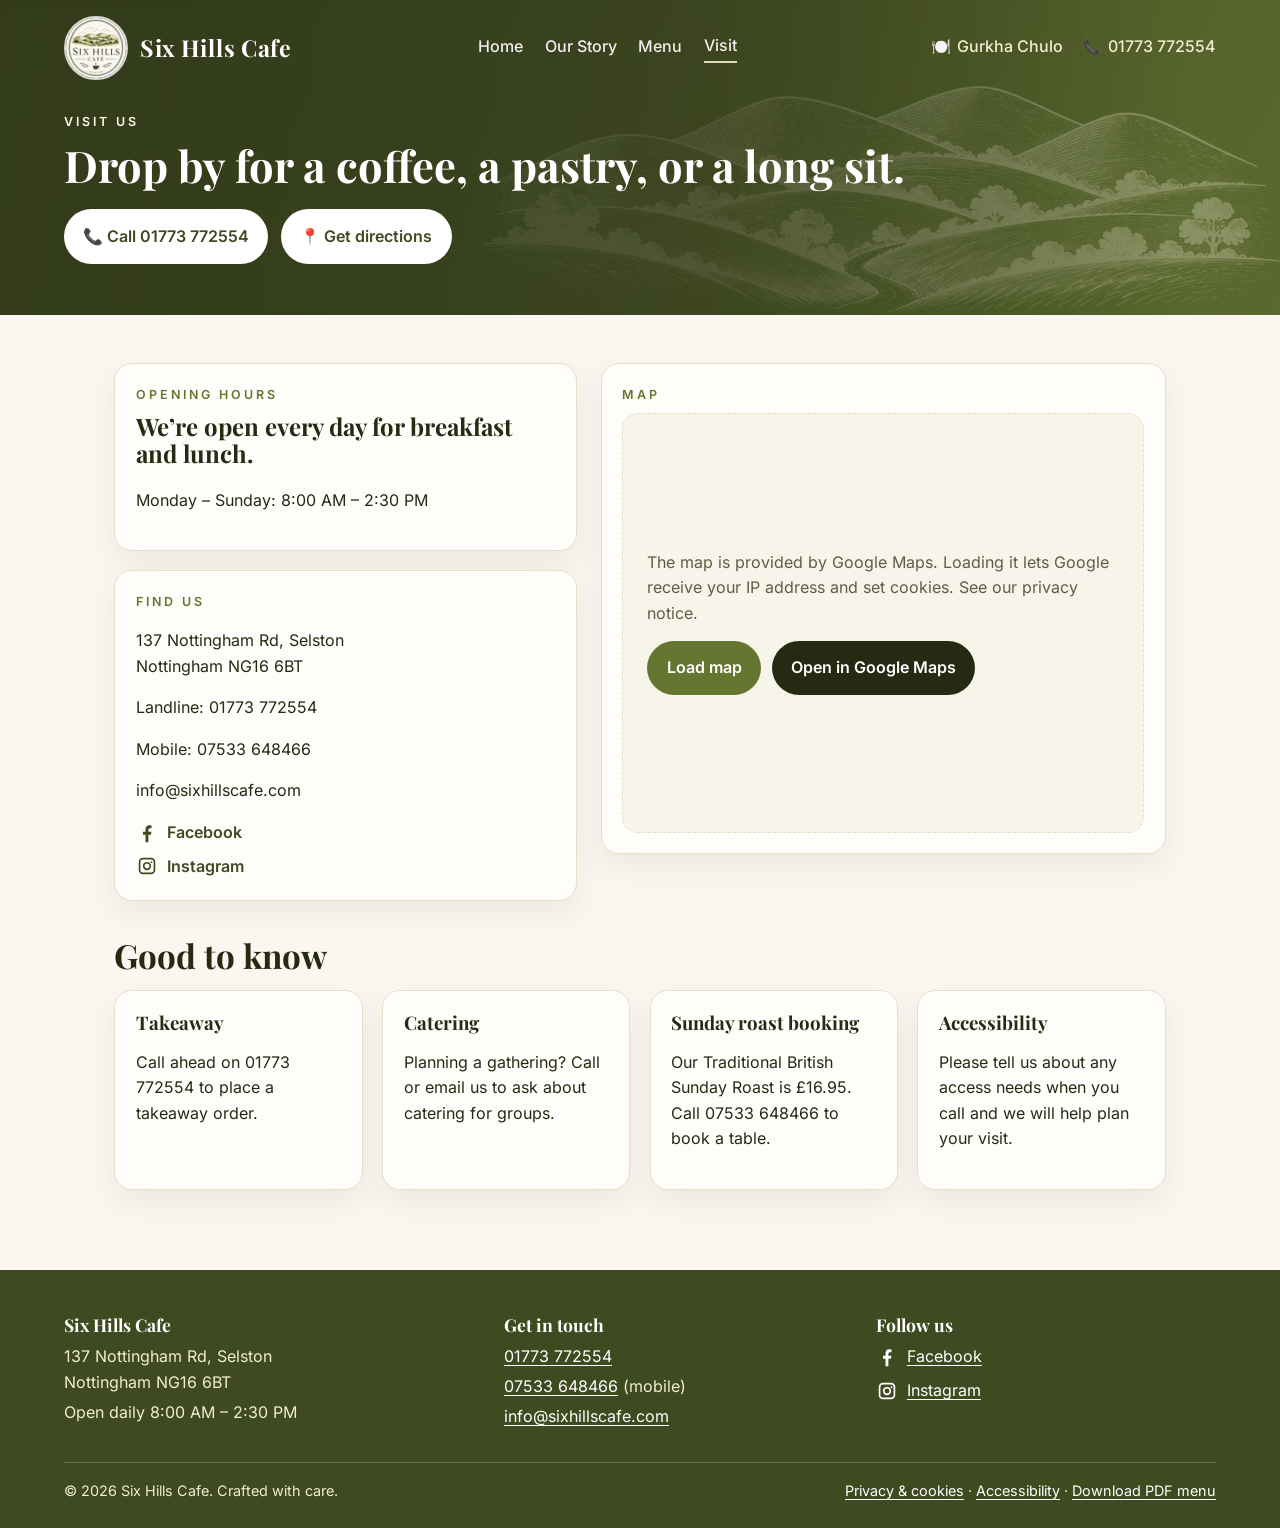
<file: visit.html>
<!DOCTYPE html>
<html lang="en">
  <head>
    <meta charset="UTF-8" />
    <meta name="viewport" content="width=device-width, initial-scale=1.0" />
    <title>Opening Hours, Directions &amp; Contact | Six Hills Cafe, Selston</title>
    <meta name="description" content="Find Six Hills Cafe at 137 Nottingham Rd, Selston NG16 6BT. Open daily 8am to 2:30pm. Call 01773 772554, get directions, takeaway and booking info." />
    <meta name="theme-color" content="#3f4a21" />
    <link rel="canonical" href="https://www.sixhillscafe.com/visit.html" />
    <meta property="og:type" content="website" />
    <meta property="og:site_name" content="Six Hills Cafe" />
    <meta property="og:locale" content="en_GB" />
    <meta property="og:title" content="Opening Hours, Directions &amp; Contact | Six Hills Cafe, Selston" />
    <meta property="og:description" content="Find Six Hills Cafe at 137 Nottingham Rd, Selston NG16 6BT. Open daily 8am to 2:30pm. Call 01773 772554, get directions, takeaway and booking info." />
    <meta property="og:url" content="https://www.sixhillscafe.com/visit.html" />
    <meta property="og:image" content="https://www.sixhillscafe.com/og-image.jpg" />
    <meta property="og:image:width" content="1200" />
    <meta property="og:image:height" content="630" />
    <meta property="og:image:alt" content="Six Hills Cafe, Selston logo" />
    <meta name="twitter:card" content="summary_large_image" />
    <link rel="icon" href="favicon.ico" sizes="any" />
    <link rel="icon" type="image/png" sizes="192x192" href="icon-192.png" />
    <link rel="apple-touch-icon" href="apple-touch-icon.png" />
    <link rel="preload" href="fonts/inter-latin-400-normal.woff2" as="font" type="font/woff2" crossorigin />
    <link rel="preload" href="fonts/playfair-display-latin-700-normal.woff2" as="font" type="font/woff2" crossorigin />
    <link rel="manifest" href="manifest.webmanifest" />
    <link rel="stylesheet" href="styles.css" />
    <script src="script.js" defer></script>
    <script type="application/ld+json">
{
  "@context": "https://schema.org",
  "@type": "CafeOrCoffeeShop",
  "name": "Six Hills Cafe",
  "description": "Independent cafe in Selston serving breakfast, coffee, cobs, lunches, cakes and a traditional Sunday roast.",
  "url": "https://www.sixhillscafe.com/",
  "logo": "https://www.sixhillscafe.com/logo.jpeg",
  "image": "https://www.sixhillscafe.com/og-image.jpg",
  "telephone": "+441773772554",
  "email": "info@sixhillscafe.com",
  "priceRange": "££",
  "servesCuisine": [
    "British",
    "Breakfast",
    "Coffee"
  ],
  "hasMenu": "https://www.sixhillscafe.com/menu.html",
  "address": {
    "@type": "PostalAddress",
    "streetAddress": "137 Nottingham Rd",
    "addressLocality": "Selston",
    "addressRegion": "Nottinghamshire",
    "postalCode": "NG16 6BT",
    "addressCountry": "GB"
  },
  "openingHoursSpecification": [
    {
      "@type": "OpeningHoursSpecification",
      "dayOfWeek": [
        "Monday",
        "Tuesday",
        "Wednesday",
        "Thursday",
        "Friday",
        "Saturday",
        "Sunday"
      ],
      "opens": "08:00",
      "closes": "14:30"
    }
  ],
  "contactPoint": [
    {
      "@type": "ContactPoint",
      "telephone": "+447533648466",
      "contactType": "customer service"
    }
  ]
}
    </script>
  </head>
  <body class="has-action-bar">
    <a class="skip-link" href="#main">Skip to main content</a>
    <header class="page-hero">
      <nav class="navbar" aria-label="Main">
        <a href="index.html" class="brand">
          <img src="logo-64.webp" srcset="logo-64.webp 1x, logo-128.webp 2x" onerror="this.onerror=null;this.removeAttribute('srcset');this.src='logo.jpeg'" width="64" height="64" alt="Six Hills Cafe logo" class="brand-logo" />
          <span>Six Hills Cafe</span>
        </a>
        <button class="nav-toggle" type="button" aria-label="Toggle navigation" aria-expanded="false" aria-controls="site-nav">
          <span></span>
          <span></span>
          <span></span>
        </button>
        <div class="nav-links" id="site-nav">
          <div class="nav-main-links">
            <a href="index.html">Home</a>
            <a href="about.html">Our Story</a>
            <a href="menu.html">Menu</a>
            <a href="visit.html" class="active" aria-current="page">Visit</a>
          </div>
          <div class="nav-utility-links">
            <a href="https://gurkhachulo.com/" target="_blank" rel="noopener" class="gorkha-link">
              <span class="gorkha-icon" aria-hidden="true">🍽️</span>
              <span>Gurkha Chulo</span>
            </a>
            <a href="tel:+441773772554" class="phone-link">
              <span class="phone-icon" aria-hidden="true">📞</span>
              <span>01773 772554</span>
            </a>
          </div>
        </div>
      </nav>

      <div class="page-hero-inner">
        <p class="eyebrow">Visit us</p>
        <h1>Drop by for a coffee, a pastry, or a long sit.</h1>
        <div class="visit-actions">
          <a class="btn btn-light" href="tel:+441773772554"><span aria-hidden="true">📞</span> Call 01773 772554</a>
          <a class="btn btn-light" href="https://www.google.com/maps/dir/?api=1&destination=137+Nottingham+Rd%2C+Selston%2C+Nottingham+NG16+6BT%2C+UK" target="_blank" rel="noopener noreferrer"><span aria-hidden="true">📍</span> Get directions</a>
        </div>
      </div>
    </header>

    <main class="page-content" id="main" tabindex="-1">
      <div class="visit-layout">
        <div class="visit-info-stack">
          <section class="page-card">
            <p class="eyebrow">Opening hours</p>
            <h2>We’re open every day for breakfast and lunch.</h2>
            <p>Monday – Sunday: 8:00 AM – 2:30 PM</p>
          </section>

          <section class="page-card">
            <p class="eyebrow">Find us</p>
            <p>137 Nottingham Rd, Selston<br />Nottingham NG16 6BT</p>
            <p>Landline: <a href="tel:+441773772554">01773 772554</a></p>
            <p>Mobile: <a href="tel:+447533648466">07533 648466</a></p>
            <p><a href="mailto:info@sixhillscafe.com">info@sixhillscafe.com</a></p>
            <div class="social-links">
          <!-- Facebook is live; Instagram link is still a demo placeholder -->
          <a href="https://www.facebook.com/people/Six-Hills-Cafe/61596701333532/" target="_blank" rel="noopener noreferrer"><svg viewBox="0 0 24 24" aria-hidden="true" focusable="false"><path d="M13.5 22v-8.2h2.8l.5-3.3h-3.3V8.4c0-.9.4-1.7 1.8-1.7h1.6V3.8c-.3 0-1.3-.2-2.4-.2-2.5 0-4.1 1.5-4.1 4.2v2.7H7.6v3.3h2.8V22h3.1z"/></svg><span>Facebook</span></a>
          <a href="https://www.instagram.com/" target="_blank" rel="noopener noreferrer"><svg viewBox="0 0 24 24" aria-hidden="true" focusable="false"><path d="M7.5 3h9A4.5 4.5 0 0 1 21 7.5v9a4.5 4.5 0 0 1-4.5 4.5h-9A4.5 4.5 0 0 1 3 16.5v-9A4.5 4.5 0 0 1 7.5 3zm0 1.8A2.7 2.7 0 0 0 4.8 7.5v9a2.7 2.7 0 0 0 2.7 2.7h9a2.7 2.7 0 0 0 2.7-2.7v-9a2.7 2.7 0 0 0-2.7-2.7h-9zM12 7.5a4.5 4.5 0 1 1 0 9 4.5 4.5 0 0 1 0-9zm0 1.8a2.7 2.7 0 1 0 0 5.4 2.7 2.7 0 0 0 0-5.4zm4.9-2.6a1.05 1.05 0 1 1 0 2.1 1.05 1.05 0 0 1 0-2.1z"/></svg><span>Instagram</span></a>
        </div>
          </section>
        </div>

        <section class="page-card map-card">
          <p class="eyebrow">Map</p>
          <div class="map-consent" id="map-consent" data-src="https://www.google.com/maps?q=137%20Nottingham%20Rd%2C%20Selston%2C%20Nottingham%20NG16%206BT%2C%20UK&amp;output=embed">
            <p>The map is provided by Google Maps. Loading it lets Google receive your IP address and set cookies. See our <a href="privacy.html#maps">privacy notice</a>.</p>
            <div class="map-consent-actions">
              <button type="button" class="btn btn-primary" id="load-map">Load map</button>
              <a class="btn btn-secondary" href="https://www.google.com/maps/dir/?api=1&destination=137+Nottingham+Rd%2C+Selston%2C+Nottingham+NG16+6BT%2C+UK" target="_blank" rel="noopener noreferrer">Open in Google Maps</a>
            </div>
          </div>
          <noscript><p><a href="https://www.google.com/maps/dir/?api=1&destination=137+Nottingham+Rd%2C+Selston%2C+Nottingham+NG16+6BT%2C+UK">Open directions in Google Maps</a></p></noscript>
        </section>
      </div>

      <section class="visit-section" aria-labelledby="good-title">
        <!-- CONFIRM each item below with the cafe owners before launch -->
        <h2 id="good-title">Good to know</h2>
        <div class="card-grid four-up">
          <article class="info-card">
            <h3>Takeaway</h3>
            <p>Call ahead on <a href="tel:+441773772554">01773 772554</a> to place a takeaway order.</p>
          </article>
          <article class="info-card">
            <h3>Catering</h3>
            <p>Planning a gathering? Call or email us to ask about catering for groups.</p>
          </article>
          <article class="info-card">
            <h3>Sunday roast booking</h3>
            <p>Our Traditional British Sunday Roast is £16.95. Call <a href="tel:+447533648466">07533 648466</a> to book a table.</p>
          </article>
          <article class="info-card">
            <h3>Accessibility</h3>
            <p>Please tell us about any access needs when you call and we will help plan your visit.</p>
          </article>
        </div>
      </section>
    </main>

    <div class="action-bar">
      <a class="btn btn-primary" href="tel:+441773772554"><span aria-hidden="true">📞</span> Call</a>
      <a class="btn btn-secondary" href="https://www.google.com/maps/dir/?api=1&destination=137+Nottingham+Rd%2C+Selston%2C+Nottingham+NG16+6BT%2C+UK" target="_blank" rel="noopener noreferrer"><span aria-hidden="true">📍</span> Directions</a>
    </div>

    <footer class="site-footer">
      <div class="footer-inner">
        <div>
          <h2>Six Hills Cafe</h2>
          <p>137 Nottingham Rd, Selston<br />Nottingham NG16 6BT</p>
          <p>Open daily 8:00 AM – 2:30 PM</p>
        </div>
        <div>
          <h2>Get in touch</h2>
          <p><a href="tel:+441773772554">01773 772554</a></p>
          <p><a href="tel:+447533648466">07533 648466</a> (mobile)</p>
          <p><a href="mailto:info@sixhillscafe.com">info@sixhillscafe.com</a></p>
        </div>
        <div>
          <h2>Follow us</h2>
          <div class="social-links">
          <!-- Facebook is live; Instagram link is still a demo placeholder -->
          <a href="https://www.facebook.com/people/Six-Hills-Cafe/61596701333532/" target="_blank" rel="noopener noreferrer"><svg viewBox="0 0 24 24" aria-hidden="true" focusable="false"><path d="M13.5 22v-8.2h2.8l.5-3.3h-3.3V8.4c0-.9.4-1.7 1.8-1.7h1.6V3.8c-.3 0-1.3-.2-2.4-.2-2.5 0-4.1 1.5-4.1 4.2v2.7H7.6v3.3h2.8V22h3.1z"/></svg><span>Facebook</span></a>
          <a href="https://www.instagram.com/" target="_blank" rel="noopener noreferrer"><svg viewBox="0 0 24 24" aria-hidden="true" focusable="false"><path d="M7.5 3h9A4.5 4.5 0 0 1 21 7.5v9a4.5 4.5 0 0 1-4.5 4.5h-9A4.5 4.5 0 0 1 3 16.5v-9A4.5 4.5 0 0 1 7.5 3zm0 1.8A2.7 2.7 0 0 0 4.8 7.5v9a2.7 2.7 0 0 0 2.7 2.7h9a2.7 2.7 0 0 0 2.7-2.7v-9a2.7 2.7 0 0 0-2.7-2.7h-9zM12 7.5a4.5 4.5 0 1 1 0 9 4.5 4.5 0 0 1 0-9zm0 1.8a2.7 2.7 0 1 0 0 5.4 2.7 2.7 0 0 0 0-5.4zm4.9-2.6a1.05 1.05 0 1 1 0 2.1 1.05 1.05 0 0 1 0-2.1z"/></svg><span>Instagram</span></a>
        </div>
        </div>
      </div>
      <div class="footer-legal">
        <span>© <span id="year"></span> Six Hills Cafe. Crafted with care.</span>
        <span><a href="privacy.html">Privacy &amp; cookies</a> · <a href="accessibility.html">Accessibility</a> · <a href="six-hills-cafe-menu.pdf" download>Download PDF menu</a></span>
      </div>
    </footer>
  </body>
</html>
</file>
<file: styles.css>
@font-face {
  font-family: 'Inter';
  font-style: normal;
  font-weight: 400;
  font-display: swap;
  src: url('fonts/inter-latin-400-normal.woff2') format('woff2');
}

@font-face {
  font-family: 'Inter';
  font-style: normal;
  font-weight: 500;
  font-display: swap;
  src: url('fonts/inter-latin-500-normal.woff2') format('woff2');
}

@font-face {
  font-family: 'Inter';
  font-style: normal;
  font-weight: 600;
  font-display: swap;
  src: url('fonts/inter-latin-600-normal.woff2') format('woff2');
}

@font-face {
  font-family: 'Playfair Display';
  font-style: normal;
  font-weight: 600;
  font-display: swap;
  src: url('fonts/playfair-display-latin-600-normal.woff2') format('woff2');
}

@font-face {
  font-family: 'Playfair Display';
  font-style: normal;
  font-weight: 700;
  font-display: swap;
  src: url('fonts/playfair-display-latin-700-normal.woff2') format('woff2');
}

:root {
  --bg: #fbf6f0;
  --surface: #fffdfa;
  --surface-2: #f7f5ea;
  --text: #262a12;
  --muted: #5c5e45;
  --accent: #66752f;
  --accent-dark: #3f4a21;
  --border: #e4e1c8;
}

* {
  box-sizing: border-box;
}

body {
  margin: 0;
  font-family: 'Inter', sans-serif;
  color: var(--text);
  background: var(--bg);
  line-height: 1.6;
}

a {
  color: inherit;
  text-decoration: none;
}

img {
  display: block;
  width: 100%;
}

.hero {
  min-height: 100vh;
  --hero-overlay: linear-gradient(180deg, rgba(34, 42, 16, 0.6) 0, rgba(34, 42, 16, 0) 170px),
    linear-gradient(90deg, rgba(56, 66, 28, 0.86) 0%, rgba(62, 74, 32, 0.76) 55%, rgba(80, 94, 42, 0.3) 80%, rgba(90, 104, 48, 0.18) 100%);
  background: var(--hero-overlay),
    url('images/photos/hero-breakfast.webp') center/cover;
  color: #fff;
  padding: 0 5vw 4rem;
}

.navbar {
  position: relative;
  display: flex;
  align-items: center;
  justify-content: space-between;
  max-width: 1180px;
  margin: 0 auto;
  padding: 1rem 0 2rem;
  gap: 1rem;
}

.brand {
  display: inline-flex;
  align-items: center;
  gap: 0.75rem;
  font-family: 'Playfair Display', serif;
  font-size: 1.45rem;
  font-weight: 700;
  letter-spacing: 0.03em;
}

.brand-logo {
  width: 64px;
  height: 64px;
  border-radius: 50%;
  object-fit: cover;
  border: 2px solid rgba(255,255,255,0.8);
}

.nav-links {
  display: flex;
  align-items: center;
  flex: 1;
  gap: 1.5rem;
}

.nav-main-links {
  display: flex;
  align-items: center;
  gap: 1.35rem;
  margin-inline: auto;
}

.nav-utility-links {
  display: flex;
  align-items: center;
  gap: 0.6rem;
}

.gorkha-link {
  display: inline-flex;
  align-items: center;
  gap: 0.4rem;
}

.nav-links a {
  color: rgba(255,255,255,0.92);
  font-weight: 500;
  padding-bottom: 0.2rem;
}

.nav-links a.gorkha-link,
.nav-links a.phone-link {
  color: #f0efd2;
}

.nav-links a.active,
.nav-links a:hover:not(.phone-link):not(.gorkha-link) {
  border-bottom: 2px solid #e0dbb3;
}

.phone-link {
  margin-left: 0.6rem;
  font-weight: 700;
  text-decoration: none;
  white-space: nowrap;
  display: inline-flex;
  align-items: center;
  gap: 0.4rem;
}

.phone-icon {
  font-size: 0.95rem;
  line-height: 1;
}

.phone-link:hover {
  text-decoration: none;
  border-bottom: none;
}

.nav-toggle {
  display: none;
  flex-direction: column;
  gap: 4px;
  background: transparent;
  border: 0;
  cursor: pointer;
  padding: 0.6rem;
}

.nav-toggle span {
  width: 24px;
  height: 2px;
  background: white;
}

.hero-grid {
  max-width: 1180px;
  margin: 2.5rem auto 0;
  display: grid;
  grid-template-columns: 1.1fr 0.9fr;
  gap: 2rem;
  align-items: center;
}

.hero-copy h1 {
  font-size: clamp(2.6rem, 4.6vw, 4.5rem);
  line-height: 1.05;
  margin: 0.5rem 0 1rem;
}

.hero-text {
  font-size: 1.05rem;
  color: rgba(255,255,255,0.9);
  max-width: 620px;
  margin-bottom: 1.6rem;
}

.hero-actions {
  display: flex;
  flex-wrap: wrap;
  gap: 1rem;
  margin-bottom: 1.4rem;
}

.hero-badges {
  display: flex;
  flex-wrap: wrap;
  gap: 0.7rem;
}

.hero-badges span {
  padding: 0.5rem 0.8rem;
  border-radius: 999px;
  background: rgba(255,255,255,0.15);
  color: #f0efd2;
  font-size: 0.9rem;
}

.hero-card {
  background: rgba(253, 251, 244, 0.96);
  color: var(--text);
  border-radius: 24px;
  overflow: hidden;
  box-shadow: 0 20px 40px rgba(0,0,0,0.18);
}

.hero-card img {
  height: 320px;
  object-fit: cover;
}

.hero-card-content {
  padding: 1.25rem 1.35rem 1.4rem;
}

.eyebrow {
  letter-spacing: 0.24em;
  text-transform: uppercase;
  font-size: 0.78rem;
  font-weight: 700;
  color: var(--accent);
  margin: 0 0 0.5rem;
}

.hero .eyebrow,
.page-hero .eyebrow,
.visit-banner .eyebrow {
  color: #fbfae8;
}

.hero .hero-card .eyebrow {
  color: var(--accent);
}

h1, h2, h3 {
  font-family: 'Playfair Display', serif;
  line-height: 1.15;
  margin-top: 0;
}

.section {
  max-width: 1180px;
  margin: 0 auto;
  padding: 5rem 5vw;
}

.section-heading {
  margin-bottom: 1.8rem;
  max-width: 760px;
}

.section-heading h2 {
  font-size: clamp(1.8rem, 3vw, 2.4rem);
  margin: 0.25rem 0 0;
}

.card-grid {
  display: grid;
  gap: 1.2rem;
}

.three-up {
  grid-template-columns: repeat(3, minmax(0, 1fr));
}

.info-card,
.menu-card,
.page-card {
  background: var(--surface);
  border: 1px solid var(--border);
  border-radius: 18px;
  padding: 1.3rem;
  box-shadow: 0 12px 30px rgba(63, 74, 33, 0.08);
}

.info-card h3,
.menu-card h3,
.page-card h3 {
  margin-bottom: 0.45rem;
}

.split-section {
  display: grid;
  grid-template-columns: 1fr 1fr;
  gap: 2rem;
  align-items: center;
}

.image-panel img {
  border-radius: 24px;
  height: 420px;
  object-fit: cover;
}

.text-panel p {
  color: var(--muted);
}

.section-footer {
  margin-top: 1.5rem;
}

.menu-card img {
  width: 100%;
  height: 200px;
  object-fit: cover;
  border-radius: 14px;
  margin-bottom: 0.9rem;
}

.menu-card span {
  display: inline-block;
  margin-top: 0.6rem;
  color: var(--accent);
  font-weight: 700;
}

.btn {
  display: inline-block;
  padding: 0.9rem 1.2rem;
  border-radius: 999px;
  font-weight: 600;
  transition: transform 180ms ease, background 180ms ease;
}

.btn:hover {
  transform: translateY(-2px);
}

.btn-primary {
  background: var(--accent);
  color: white;
}

.btn-secondary,
.btn-dark {
  background: var(--text);
  color: white;
}

.btn-light {
  background: white;
  color: var(--accent-dark);
}

.visit-banner {
  max-width: 1180px;
  margin: 0 auto 4rem;
  padding: 2rem 2rem;
  background: linear-gradient(120deg, var(--accent-dark), var(--accent));
  color: white;
  border-radius: 28px;
  display: flex;
  justify-content: space-between;
  gap: 1rem;
  align-items: center;
}

.visit-details {
  text-align: right;
}

.page-hero {
  padding: 0 5vw 3.2rem;
  background:
    linear-gradient(90deg, rgba(50, 58, 26, 0.92) 0%, rgba(50, 58, 26, 0.72) 55%, rgba(50, 58, 26, 0.2) 92%),
    url('images/hills-art.webp') right bottom / auto 74% no-repeat,
    linear-gradient(120deg, #3f4a21, #667433);
  color: white;
}

.page-hero-inner {
  max-width: 1180px;
  margin: 0 auto;
}

.page-hero h1 {
  font-size: clamp(2.2rem, 3.4vw, 3rem);
  margin-bottom: 0.7rem;
}

.page-content {
  max-width: 1180px;
  margin: 0 auto;
  padding: 3rem 5vw 4rem;
}

.page-grid {
  display: grid;
  grid-template-columns: 1.1fr 0.9fr;
  gap: 1.5rem;
}

.visit-layout {
  display: grid;
  grid-template-columns: 0.9fr 1.1fr;
  gap: 1.5rem;
  align-items: start;
}

.visit-info-stack {
  display: flex;
  flex-direction: column;
  gap: 1.2rem;
}

.map-card iframe {
  min-height: 420px;
}

.page-list {
  display: grid;
  gap: 1rem;
}

.image-gallery {
  display: grid;
  grid-template-columns: repeat(3, minmax(0, 1fr));
  gap: 1rem;
  margin-top: 1.2rem;
}

.image-gallery img {
  height: 220px;
  object-fit: cover;
  border-radius: 16px;
}

.page-list li {
  margin-bottom: 0.45rem;
}

.about-hero {
  padding-bottom: 3.8rem;
}

.about-hero-inner {
  padding-top: 2rem;
}

.page-hero-text {
  max-width: 680px;
  color: rgba(255,255,255,0.9);
  font-size: 1.02rem;
  margin: 0 0 1.2rem;
}

.about-showcase {
  display: grid;
  grid-template-columns: 1.1fr 0.9fr;
  gap: 1.5rem;
  align-items: center;
  margin-bottom: 1.5rem;
}

.about-showcase-copy p {
  color: var(--muted);
}

.about-showcase-copy .btn {
  margin-top: 0.6rem;
}

.about-showcase-card {
  background: var(--surface);
  border: 1px solid var(--border);
  border-radius: 24px;
  overflow: hidden;
  box-shadow: 0 12px 30px rgba(63, 74, 33, 0.08);
}

.about-showcase-card img {
  height: 320px;
  object-fit: cover;
}

.about-showcase-card-content {
  padding: 1.2rem 1.3rem 1.35rem;
}

.about-grid {
  display: grid;
  grid-template-columns: 1fr 1fr;
  gap: 1.5rem;
  margin-bottom: 1.5rem;
}

.about-quote {
  background: linear-gradient(135deg, #efedd6, #fffdfa);
}

.about-quote blockquote {
  margin: 0.8rem 0 1rem;
  font-size: 1.2rem;
  line-height: 1.7;
  color: var(--accent-dark);
  font-family: 'Playfair Display', serif;
}

.about-history {
  display: grid;
  gap: 1.2rem;
}

.about-history-copy p {
  color: var(--muted);
}

/* ---------- Menu page ---------- */
.menu-intro {
  display: flex;
  flex-wrap: wrap;
  gap: 0.6rem 1.4rem;
  align-items: center;
  justify-content: space-between;
  background: var(--surface-2);
  border: 1px solid var(--border);
  border-radius: 18px;
  padding: 1rem 1.3rem;
  margin-bottom: 1.5rem;
  color: var(--accent-dark);
  font-weight: 600;
}

.menu-intro span {
  font-weight: 400;
  color: var(--muted);
}

.menu-feature {
  background: linear-gradient(120deg, var(--accent-dark), var(--accent));
  color: #fff;
  border-radius: 24px;
  padding: 1.8rem 2rem;
  display: flex;
  justify-content: space-between;
  align-items: center;
  gap: 1.5rem;
  margin-bottom: 1.5rem;
}

.menu-feature h2 {
  margin: 0.2rem 0 0.4rem;
  font-size: clamp(1.5rem, 2.6vw, 2rem);
}

.menu-feature p {
  margin: 0;
  color: rgba(255, 255, 255, 0.9);
}

.menu-feature .feature-price {
  font-family: 'Playfair Display', serif;
  font-size: 2.2rem;
  font-weight: 700;
  color: #fbfae8;
  white-space: nowrap;
}

.menu-grid {
  display: grid;
  grid-template-columns: repeat(2, minmax(0, 1fr));
  gap: 1.5rem;
  align-items: start;
}

.menu-category h2 {
  font-size: 1.6rem;
  margin-bottom: 0.2rem;
}

.menu-note {
  color: var(--muted);
  font-size: 0.9rem;
  margin: 0.2rem 0 0.6rem;
}

.menu-item {
  display: flex;
  justify-content: space-between;
  align-items: center;
  gap: 0.9rem;
  padding: 0.7rem 0;
  border-bottom: 1px dashed var(--border);
}

.menu-item:last-of-type {
  border-bottom: 0;
}

.menu-item h3 {
  font-family: 'Inter', sans-serif;
  font-size: 1rem;
  font-weight: 600;
  margin: 0;
}

.menu-item p {
  margin: 0.15rem 0 0;
  color: var(--muted);
  font-size: 0.9rem;
}

.menu-item .price {
  color: var(--accent);
  font-weight: 700;
  white-space: nowrap;
}


/* ---------- Accessibility ---------- */
.skip-link {
  position: absolute;
  left: 0.75rem;
  top: -4rem;
  z-index: 100;
  background: #fff;
  color: var(--accent-dark);
  padding: 0.7rem 1.1rem;
  border-radius: 10px;
  font-weight: 600;
  box-shadow: 0 6px 18px rgba(0, 0, 0, 0.25);
}

.skip-link:focus {
  top: 0.75rem;
}

:focus-visible {
  outline: 2px solid #fff;
  outline-offset: 2px;
  box-shadow: 0 0 0 5px var(--accent-dark);
  border-radius: 6px;
}

main:focus {
  outline: none;
  box-shadow: none;
}

.sr-only {
  position: absolute;
  width: 1px;
  height: 1px;
  padding: 0;
  margin: -1px;
  overflow: hidden;
  clip: rect(0, 0, 0, 0);
  white-space: nowrap;
  border: 0;
}

button.btn {
  border: 0;
  font: inherit;
  font-weight: 600;
  cursor: pointer;
}

@media (prefers-reduced-motion: reduce) {
  *,
  *::before,
  *::after {
    transition: none !important;
    animation: none !important;
    scroll-behavior: auto !important;
  }
}

/* ---------- Footer ---------- */
.site-footer {
  background: var(--accent-dark);
  color: #efedd2;
  text-align: left;
  padding: 2.8rem 5vw 1.6rem;
  margin-top: 1rem;
}

.site-footer h2 {
  font-size: 1.1rem;
  color: #fff;
  margin: 0 0 0.6rem;
}

.site-footer p {
  margin: 0.25rem 0;
}

.site-footer a {
  color: #fff;
  text-decoration: underline;
  text-underline-offset: 3px;
}

.footer-inner {
  max-width: 1180px;
  margin: 0 auto;
  display: grid;
  grid-template-columns: 1.2fr 1fr 1fr;
  gap: 2rem;
}

.footer-legal {
  max-width: 1180px;
  margin: 1.8rem auto 0;
  padding-top: 1rem;
  border-top: 1px solid rgba(255, 255, 255, 0.22);
  font-size: 0.9rem;
  display: flex;
  flex-wrap: wrap;
  gap: 0.4rem 1.4rem;
  justify-content: space-between;
}

.social-links {
  display: flex;
  flex-direction: column;
  gap: 0.5rem;
  align-items: flex-start;
}

.social-links a {
  display: inline-flex;
  align-items: center;
  gap: 0.55rem;
}

.social-links svg {
  width: 22px;
  height: 22px;
  fill: currentColor;
  flex: none;
}

.page-card .social-links a {
  color: var(--accent-dark);
  font-weight: 600;
}

/* ---------- Reviews ---------- */
.review-card {
  display: flex;
  flex-direction: column;
  gap: 0.6rem;
  margin: 0;
}

.review-card .stars {
  color: var(--accent);
  letter-spacing: 0.12em;
  font-size: 1.05rem;
}

.review-card blockquote {
  margin: 0;
  color: var(--text);
}

.review-card figcaption {
  margin-top: auto;
  color: var(--muted);
  font-size: 0.9rem;
}

/* ---------- Visit page ---------- */
.visit-actions {
  display: flex;
  flex-wrap: wrap;
  gap: 0.8rem;
  margin-top: 1.2rem;
}

.visit-section {
  margin-top: 2.2rem;
}

.visit-section > h2 {
  font-size: clamp(1.6rem, 2.6vw, 2.1rem);
  margin-bottom: 1rem;
}

.map-consent {
  display: flex;
  flex-direction: column;
  justify-content: center;
  gap: 0.9rem;
  min-height: 420px;
  padding: 1.5rem;
  background: var(--surface-2);
  border: 1px dashed var(--border);
  border-radius: 16px;
}

.map-consent p {
  margin: 0;
  color: var(--muted);
}

.map-consent-actions {
  display: flex;
  flex-wrap: wrap;
  gap: 0.7rem;
}

.map-frame {
  border: 0;
  border-radius: 16px;
  width: 100%;
  min-height: 420px;
}

.action-bar {
  display: none;
}

/* ---------- Menu extras ---------- */
.allergen-notice {
  background: #fff;
  border: 1px solid var(--border);
  border-left: 6px solid var(--accent);
  border-radius: 14px;
  padding: 1.1rem 1.4rem;
  margin-bottom: 1.5rem;
}

.allergen-notice h2 {
  font-size: 1.25rem;
  margin-bottom: 0.4rem;
}

.allergen-notice p {
  margin: 0.3rem 0;
  color: var(--muted);
}

.diet-badge {
  display: inline-block;
  margin-left: 0.4rem;
  padding: 0 0.4rem;
  border: 1.5px solid var(--accent);
  border-radius: 6px;
  color: var(--accent-dark);
  font-size: 0.75rem;
  font-weight: 700;
  line-height: 1.5;
  vertical-align: middle;
}


/* Per-item thumbnails: real photo where we have one, illustrated icon otherwise */
.menu-thumb {
  flex: none;
  width: 60px;
  height: 60px;
  border-radius: 14px;
  background: var(--surface-2);
  border: 1px solid var(--border);
}

.menu-thumb.is-photo {
  object-fit: cover;
}

.menu-thumb.is-icon {
  object-fit: contain;
  padding: 5px;
  background: #fff;
}

.menu-item-text {
  flex: 1;
  min-width: 0;
}

/* Menu item photos (side images) */
.menu-category.has-media {
  display: grid;
  grid-template-columns: minmax(0, 1fr) 170px;
  gap: 1.4rem;
  align-items: start;
}

.menu-media {
  display: flex;
  flex-direction: column;
  gap: 0.8rem;
  margin-top: 0.4rem;
}

.menu-media-item {
  margin: 0;
}

.menu-media-item img {
  width: 100%;
  height: auto;
  border-radius: 14px;
  box-shadow: 0 8px 20px rgba(63, 74, 33, 0.18);
}

.menu-feature-media {
  flex: 0 0 min(280px, 34%);
}

.menu-feature-media img {
  width: 100%;
  height: auto;
  aspect-ratio: 16 / 10;
  object-fit: cover;
  border-radius: 16px;
  box-shadow: 0 10px 24px rgba(0, 0, 0, 0.3);
}

@media (max-width: 1150px) {
  .menu-grid {
    grid-template-columns: 1fr;
  }
}

@media (max-width: 900px) {
  .page-hero {
    background-position: 0 0, center bottom, 0 0;
    background-size: auto, auto 56%, auto;
  }

  .hero {
    --hero-overlay: linear-gradient(180deg, rgba(46, 56, 24, 0.86), rgba(56, 68, 30, 0.8));
  }

  .menu-feature-media {
    flex: none;
    width: 100%;
  }
}

@media (max-width: 560px) {
  .menu-category.has-media {
    grid-template-columns: 1fr;
  }

  .menu-media {
    order: -1;
    flex-direction: row;
    margin-top: 0;
  }

  .menu-media-item {
    flex: 1;
  }

  .menu-media-item img {
    height: 170px;
    object-fit: cover;
  }
}

/* ---------- Privacy page ---------- */
.prose {
  max-width: 760px;
}

.prose h2 {
  font-size: 1.5rem;
  margin: 1.8rem 0 0.5rem;
}

.prose h2:first-of-type {
  margin-top: 0;
}

.prose p,
.prose li {
  color: var(--muted);
}

.prose a {
  color: var(--accent);
  text-decoration: underline;
  text-underline-offset: 3px;
}

footer {
  text-align: center;
  padding: 0 5vw 2.5rem;
  color: var(--muted);
}

footer p {
  margin: 0.3rem 0;
}

/* Collapse the menu below 1100px so the links and phone never collide */
@media (max-width: 1100px) {
  .nav-toggle {
    display: flex;
  }

  .nav-links {
    display: none;
    position: absolute;
    top: 5.2rem;
    right: 0;
    z-index: 30;
    min-width: 230px;
    background: rgba(255, 255, 255, 0.97);
    padding: 0.9rem 1.1rem;
    border-radius: 14px;
    box-shadow: 0 12px 28px rgba(0, 0, 0, 0.18);
    flex-direction: column;
    align-items: flex-start;
    gap: 0.9rem;
  }

  .nav-links.open {
    display: flex;
  }

  .nav-main-links,
  .nav-utility-links {
    flex-direction: column;
    align-items: flex-start;
    gap: 0.6rem;
    margin-inline: 0;
  }

  .nav-links a,
  .nav-links a.gorkha-link,
  .nav-links a.phone-link {
    color: var(--accent-dark);
  }

  .phone-link {
    margin-left: 0;
  }

  .nav-links a.active,
  .nav-links a:hover:not(.phone-link):not(.gorkha-link) {
    border-bottom-color: var(--accent);
  }
}

@media (max-width: 900px) {
  .hero-grid,
  .split-section,
  .page-grid,
  .visit-layout,
  .three-up,
  .menu-grid,
  .image-gallery {
    grid-template-columns: 1fr;
  }

  .footer-inner {
    grid-template-columns: 1fr;
  }

  .menu-feature {
    flex-direction: column;
    align-items: flex-start;
  }

  .visit-banner {
    flex-direction: column;
    align-items: flex-start;
  }

  .visit-details {
    text-align: left;
  }
}

@media (max-width: 760px) {
  .hero {
    padding-inline: 1rem;
  }

  .navbar {
    padding-bottom: 1.2rem;
  }

  .hero-grid {
    margin-top: 1.5rem;
  }

  .hero-card img {
    height: 250px;
  }

  .section {
    padding: 3.5rem 1rem;
  }

  .page-hero,
  .page-content {
    padding-inline: 1rem;
  }

  .about-showcase,
  .about-grid {
    grid-template-columns: 1fr;
  }

  .menu-card {
    background: rgba(102, 117, 47, 0.12);
    border-color: rgba(102, 117, 47, 0.24);
    color: var(--accent-dark);
  }
}

@media (max-width: 760px) {
  body.has-action-bar {
    padding-bottom: 4.6rem;
  }

  .action-bar {
    display: grid;
    grid-template-columns: 1fr 1fr;
    gap: 0.6rem;
    position: fixed;
    left: 0;
    right: 0;
    bottom: 0;
    z-index: 40;
    padding: 0.6rem 0.8rem calc(0.6rem + env(safe-area-inset-bottom, 0px));
    background: rgba(255, 255, 255, 0.97);
    box-shadow: 0 -6px 20px rgba(0, 0, 0, 0.15);
  }

  .action-bar .btn {
    text-align: center;
    padding: 0.8rem 0.6rem;
  }
}


/* ---------- Home page additions ---------- */
.text-link {
  color: var(--accent);
  text-decoration: underline;
  text-underline-offset: 3px;
  font-weight: 600;
}

.btn-outline {
  background: transparent;
  color: var(--accent-dark);
  border: 2px solid var(--accent-dark);
  padding: calc(0.9rem - 2px) calc(1.2rem - 2px);
}

.section-footer {
  display: flex;
  flex-wrap: wrap;
  gap: 0.8rem;
}

.visit-details a:not(.btn) {
  text-decoration: underline;
  text-underline-offset: 3px;
}

.roast-section {
  padding-top: 1rem;
  padding-bottom: 1rem;
}

.roast-section .menu-feature {
  margin-bottom: 0;
}

.roast-book a {
  color: #fff;
  text-decoration: underline;
  text-underline-offset: 3px;
  font-weight: 600;
}

.gurkha-section {
  padding-top: 2rem;
  padding-bottom: 1rem;
}

.gurkha-card {
  display: flex;
  justify-content: space-between;
  align-items: center;
  gap: 1.5rem;
  background: var(--surface-2);
  border: 1px solid var(--border);
  border-radius: 24px;
  padding: 1.8rem 2rem;
}

.gurkha-card h2 {
  font-size: clamp(1.5rem, 2.6vw, 2rem);
  margin: 0.2rem 0 0.5rem;
}

.gurkha-card p {
  margin: 0;
  color: var(--muted);
  max-width: 640px;
}

.gurkha-card .eyebrow {
  color: var(--accent);
}

.gallery-grid {
  display: grid;
  grid-template-columns: repeat(4, minmax(0, 1fr));
  grid-auto-rows: 220px;
  gap: 1rem;
}

.gallery-item {
  position: relative;
  margin: 0;
  overflow: hidden;
  border-radius: 16px;
  background: var(--surface-2);
  box-shadow: 0 8px 22px rgba(63, 74, 33, 0.14);
}

.gallery-item img,
.gallery-item video {
  width: 100%;
  height: 100%;
  object-fit: cover;
  display: block;
}

.gallery-item figcaption {
  position: absolute;
  left: 0;
  right: 0;
  bottom: 0;
  padding: 1.6rem 0.9rem 0.7rem;
  color: #fff;
  font-size: 0.88rem;
  font-weight: 500;
  background: linear-gradient(180deg, rgba(30, 36, 14, 0) 0%, rgba(30, 36, 14, 0.82) 100%);
  pointer-events: none;
}

.gallery-video {
  grid-column: 4;
  grid-row: 1 / span 2;
  background: #1c230b;
}

.gallery-video video {
  object-fit: contain;
}

.gallery-video figcaption {
  display: none;
}

.review-cta {
  display: flex;
  justify-content: space-between;
  align-items: center;
  gap: 1.5rem;
}

.review-cta p {
  margin: 0;
  color: var(--muted);
}

.four-up {
  grid-template-columns: repeat(4, minmax(0, 1fr));
}

/* ---------- Site notice (special opening hours) ---------- */
.site-notice {
  position: relative;
  z-index: 60;
  display: flex;
  align-items: center;
  justify-content: center;
  gap: 1rem;
  padding: 0.7rem 3rem 0.7rem 1rem;
  background: #f3e3a5;
  color: #2b2508;
  font-weight: 600;
  text-align: center;
}

.site-notice button {
  position: absolute;
  right: 0.6rem;
  top: 50%;
  transform: translateY(-50%);
  background: transparent;
  border: 0;
  font-size: 1.5rem;
  line-height: 1;
  padding: 0.3rem 0.6rem;
  cursor: pointer;
  color: inherit;
}

@media (max-width: 1100px) {
  .four-up {
    grid-template-columns: repeat(2, minmax(0, 1fr));
  }

  .gallery-grid {
    grid-template-columns: repeat(3, minmax(0, 1fr));
  }

  .gallery-video {
    grid-column: 3;
  }
}

@media (max-width: 900px) {
  .gurkha-card,
  .review-cta {
    flex-direction: column;
    align-items: flex-start;
  }

  .gallery-grid {
    grid-template-columns: repeat(2, minmax(0, 1fr));
    grid-auto-rows: 190px;
  }

  .gallery-video {
    grid-column: 2;
  }
}

@media (max-width: 560px) {
  .four-up {
    grid-template-columns: 1fr;
  }
}

/* ---------- Print (menu, opening hours, contact) ---------- */
@media print {
  .navbar,
  .nav-toggle,
  .skip-link,
  .action-bar,
  .site-notice,
  .hero-actions,
  .visit-actions,
  .social-links,
  .gallery-section,
  .map-card,
  .btn,
  video {
    display: none !important;
  }

  body {
    background: #fff;
    color: #000;
  }

  .hero,
  .page-hero {
    background: none !important;
    color: #000;
    padding: 0 0 1rem;
    min-height: 0;
  }

  .hero h1,
  .page-hero h1,
  .eyebrow {
    color: #000 !important;
  }

  .page-card,
  .menu-card,
  .info-card {
    box-shadow: none;
    break-inside: avoid;
  }

  .menu-grid {
    display: block;
  }

  .menu-category {
    margin-bottom: 1rem;
  }

  .menu-thumb {
    display: none;
  }

  .site-footer {
    background: none;
    color: #000;
    padding: 1rem 0 0;
  }

  .site-footer a {
    color: #000;
  }
}

.image-panel img.pos-right {
  object-position: 72% center;
}

.prose a.btn {
  color: #fff;
  text-decoration: none;
}
</file>
